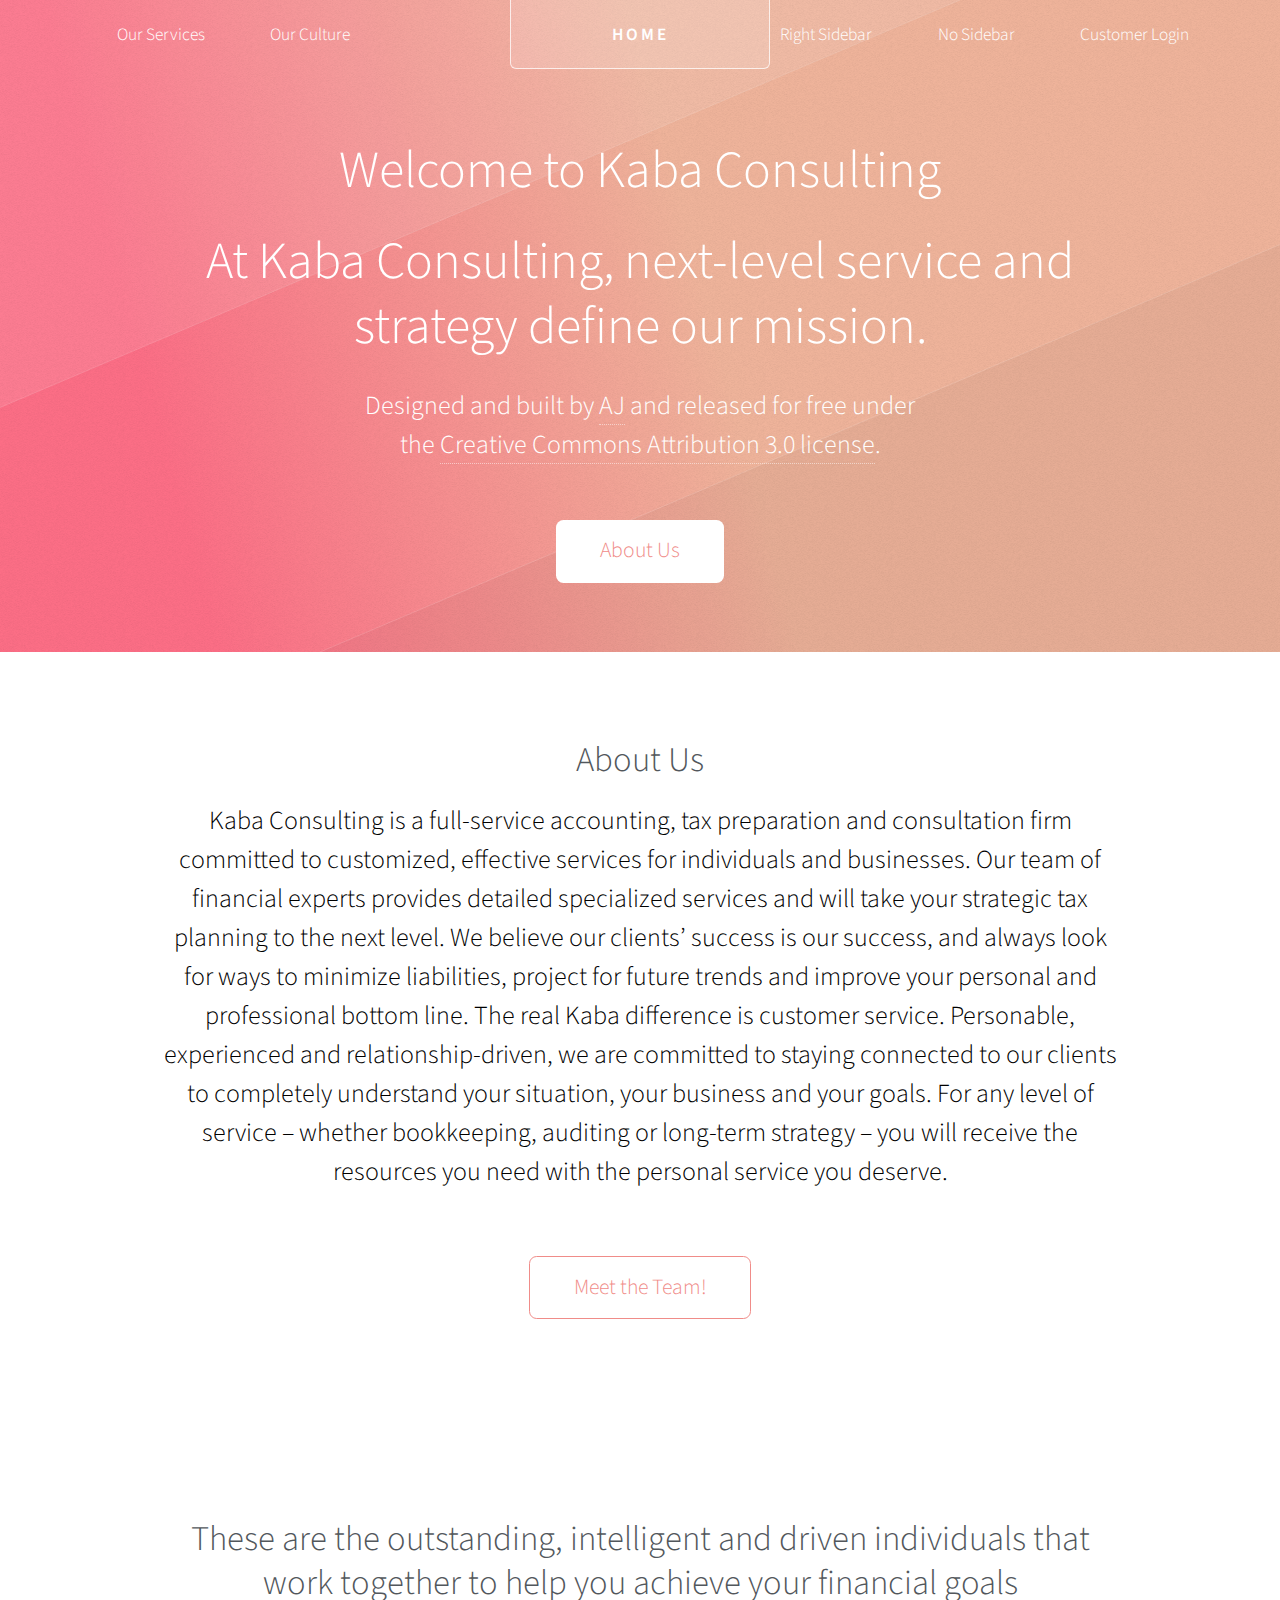
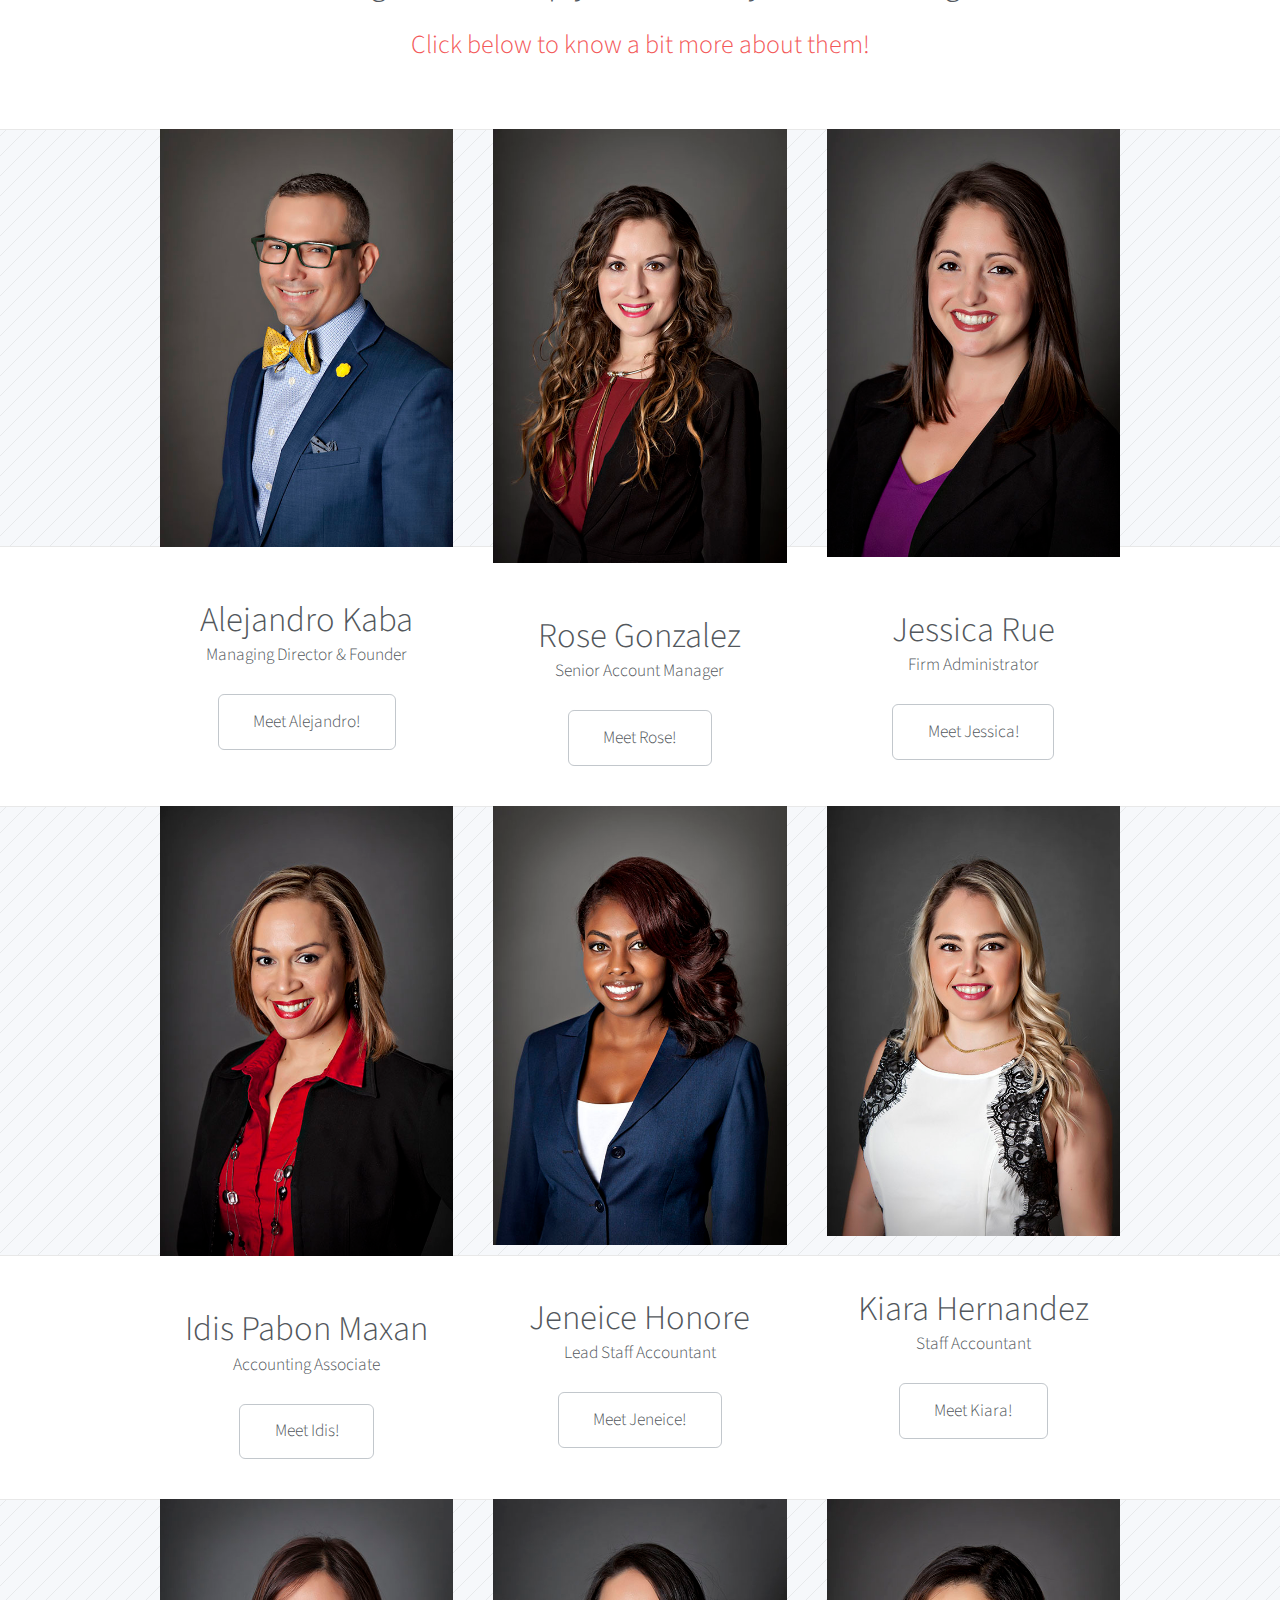
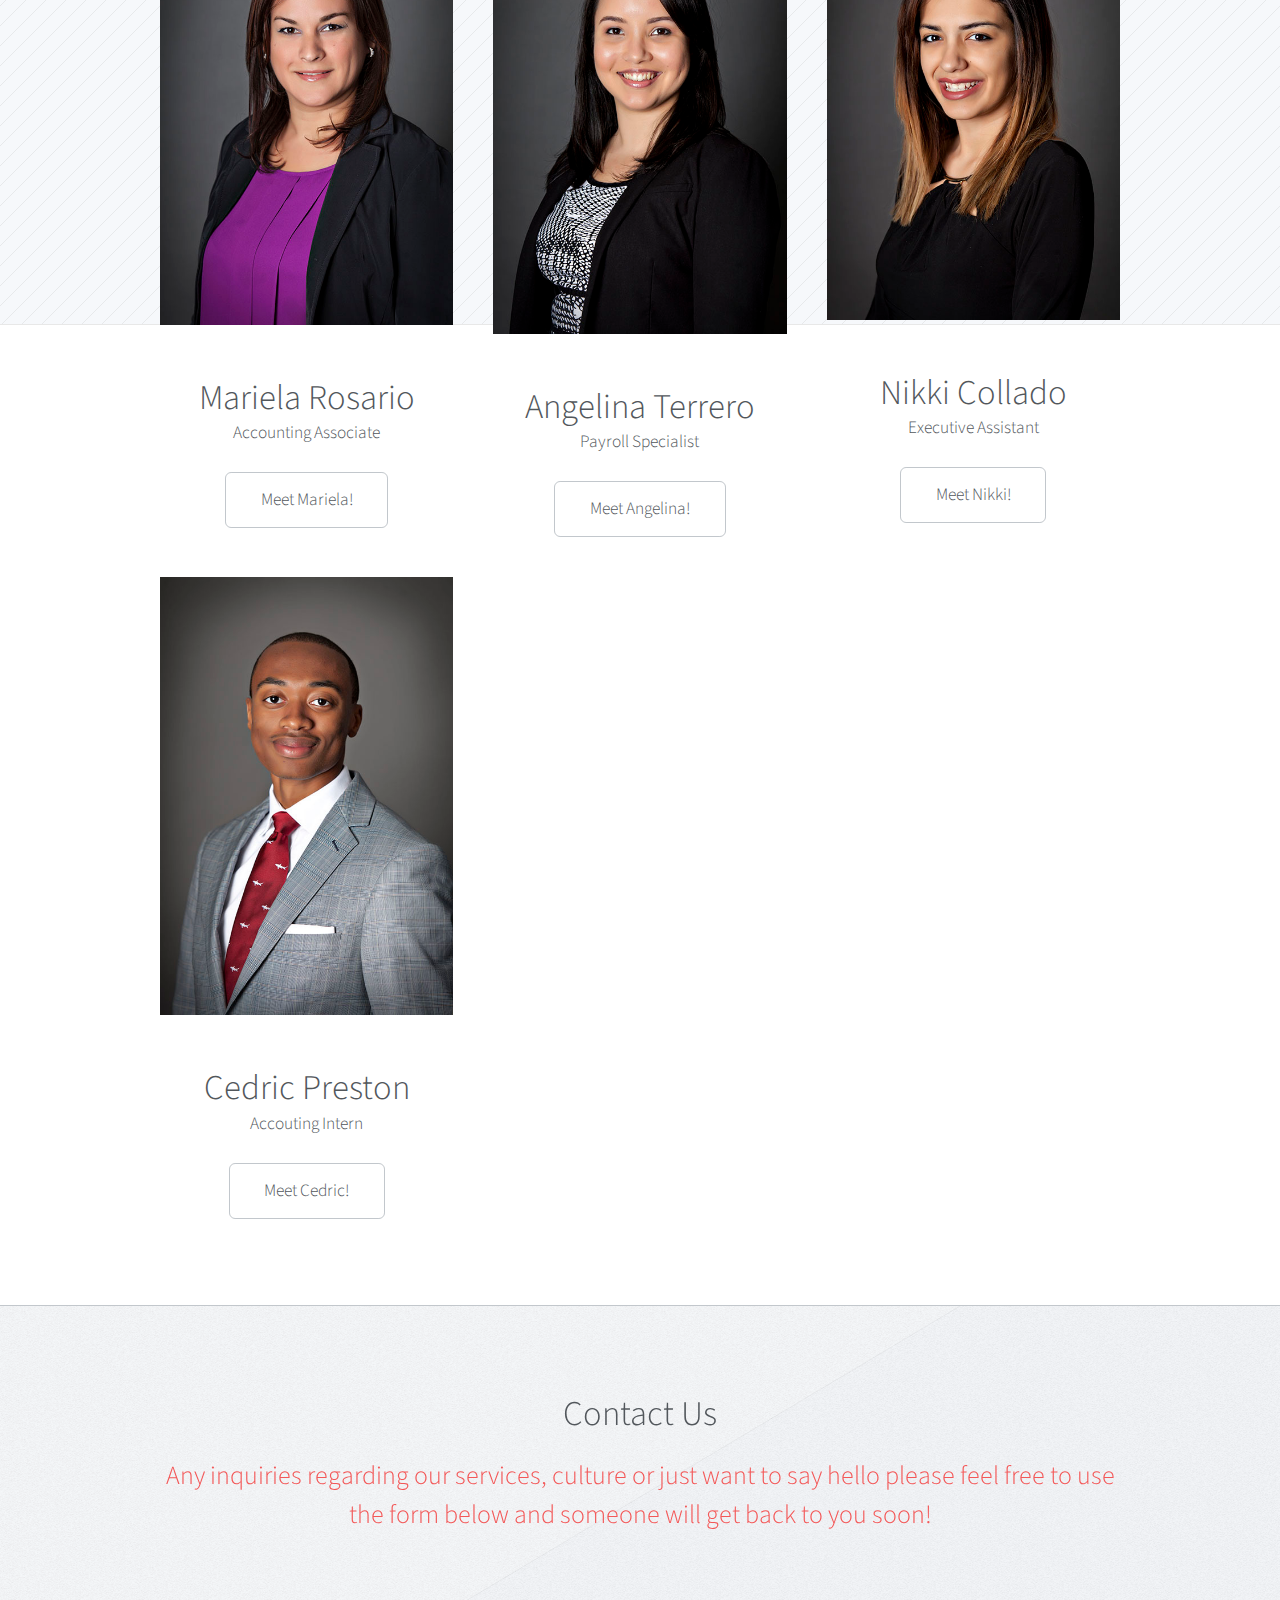
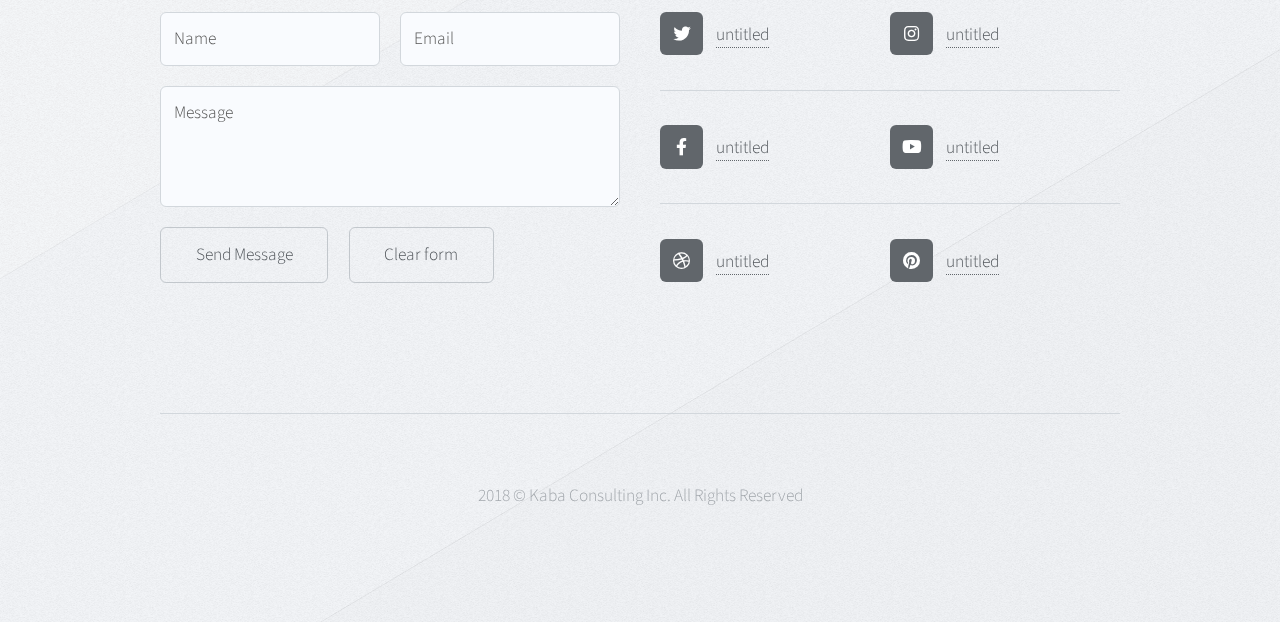
<file: index.html>
<!DOCTYPE HTML>

<html>
	<head>
		<meta charset="utf-8" />
		<meta name="viewport" content="width=device-width, initial-scale=1, user-scalable=no" />
		<link rel="stylesheet" href="assets/css/main.css" />
	</head>
	<body class="homepage is-preload">
		<div id="page-wrapper">

			<!-- Header -->
				<div id="header-wrapper">
					<div id="header" class="container">

						<!-- Logo -->
							<h1 id="logo"><a href="index.html">Home</a></h1>

						<!-- Nav -->
							<nav id="nav">
								<ul>
									<li>
										<a href="#">Our Services</a>
										<ul>
											<li><a href="#">Tax Services</a></li>
											<li><a href="#">Accounting Services</a></li>
											<li><a href="#">Physician Services</a></li>
											<li>
<!-- 												<a href="#">Phasellus consequat</a>
												<ul>
													<li><a href="#">Lorem ipsum dolor</a></li>
													<li><a href="#">Phasellus consequat</a></li>
													<li><a href="#">Magna phasellus</a></li>
													<li><a href="#">Etiam dolore nisl</a></li>
												</ul> -->
											</li>
<!-- 											<li><a href="#">Veroeros feugiat</a></li>
 -->									</ul>
									</li>
									<li><a href="ourCulture.html">Our Culture</a></li>
									<li class="break"><a href="right-sidebar.html">Right Sidebar</a></li>
									<li><a href="no-sidebar.html">No Sidebar</a></li>
									<li><a href="https://secure.netlinksolution.com/nextgen/?firm=442039">Customer Login</a></li>
								</ul>
							</nav>

					</div>

					<!-- Hero -->
						<section id="hero" class="container">
							<header>
								<h2>Welcome to Kaba Consulting</h2>
								<br />
								<h2>At Kaba Consulting, next-level service and strategy define our mission.</h2>
							</header>
							<p>Designed and built by <a href="http://twitter.com/ajlkn">AJ</a> and released for free under
							<br />
							the <a href="http://html5up.net/license">Creative Commons Attribution 3.0 license</a>.</p>
							<ul class="actions">
								<li><a href="#" class="button">About Us</a></li>
							</ul>
						</section>

				</div>

			<!-- Features 1 -->
				<div class="wrapper">
					<div class="container">
						<div class="row">
							<header id="aboutUs">
								<h2>About Us</h2>
								<p>Kaba Consulting is a full-service accounting, tax preparation and consultation firm committed to customized, effective services for individuals and businesses. Our team of financial experts provides detailed specialized services and will take your strategic tax planning to the next level. We believe our clients’ success is our success, and always look for ways to minimize liabilities, project for future trends and improve your personal and professional bottom line. The real Kaba difference is customer service. Personable, experienced and relationship-driven, we are committed to staying connected to our clients to completely understand your situation, your business and your goals. For any level of service – whether bookkeeping, auditing or long-term strategy – you will receive the resources you need with the personal service you deserve.</p>
								<div class="meetingTeam"><a href="#" class="button">Meet the Team!</a><div>
							</header>

							<!-- <section class="col-6 col-12-narrower feature">
								<div class="image-wrapper first">
									<a href="#" class="image featured first"><img src="images/pic01.jpg" alt="" /></a>
								</div>
								<header>
									<h2>Semper magna neque vel<br />
									adipiscing curabitur</h2>
								</header>
								<p>Lorem ipsum dolor sit amet consectetur et sed adipiscing elit. Curabitur vel
								sem sit dolor neque semper magna. Lorem ipsum dolor sit amet consectetur et sed
								adipiscing elit. Curabitur vel sem sit.</p>
								<ul class="actions">
									<li><a href="#" class="button">Elevate my awareness</a></li>
								</ul>
							</section>
							<section class="col-6 col-12-narrower feature">
								<div class="image-wrapper">
									<a href="#" class="image featured"><img src="images/pic02.jpg" alt="" /></a>
								</div>
								<header>
									<h2>Amet lorem ipsum dolor<br />
									sit consequat magna</h2>
								</header>
								<p>Lorem ipsum dolor sit amet consectetur et sed adipiscing elit. Curabitur vel
								sem sit dolor neque semper magna. Lorem ipsum dolor sit amet consectetur et sed
								adipiscing elit. Curabitur vel sem sit.</p>
								<ul class="actions">
									<li><a href="#" class="button">Elevate my awareness</a></li>
								</ul>
							</section> -->
						</div>
					</div>
				</div>

			<!-- Promo -->
<!-- 				<div id="promo-wrapper">
					<section id="promo">
						<h2>Neque semper magna et lorem ipsum adipiscing</h2>
						<a href="#" class="button">Breach the thresholds</a>
					</section>
				</div> -->

			<!-- Features 2 -->
				<div class="wrapper">
					<section class="container">
						<header class="major">
							<h2>These are the outstanding, intelligent and driven individuals that work together to help you achieve your financial goals</h2>
							<p>Click below to know a bit more about them!</p>
						</header>

						<div class="row features">

							<section class="col-4 col-12-narrower feature">
								<div class="image-wrapper first">
									<a href="meetAlejandro.html" class="image featured"><img src="images/Alejandro.jpg" alt="Alejandro Kaba" /></a>
								</div>
								<h2>Alejandro Kaba</h2>
								<p>Managing Director & Founder</p>
								<a href="meetAlejandro.html" class="button">Meet Alejandro!</a>
							</section>

							<section class="col-4 col-12-narrower feature">
								<div class="image-wrapper">
									<a href="#" class="image featured"><img src="images/Rose.jpg" alt="" /></a>
								</div>
								<h2>Rose Gonzalez</h2>
								<p>Senior Account Manager</p>
								<a href="#" class="button">Meet Rose!</a>
							</section>

							<section class="col-4 col-12-narrower feature">
								<div class="image-wrapper">
									<a href="#" class="image featured"><img src="images/Jessica.jpg" alt="" /></a>
								</div>
								<h2>Jessica Rue</h2>
								<p>Firm Administrator</p>
								<a href="#" class="button">Meet Jessica!</a>
							</section>

							<section class="col-4 col-12-narrower feature">
								<div class="image-wrapper first">
									<a href="#" class="image featured"><img src="images/Idis.jpg" alt="" /></a>
								</div>
								<h2>Idis Pabon Maxan</h2>
								<p>Accounting Associate</p>
								<a href="#" class="button">Meet Idis!</a>
							</section>

							<section class="col-4 col-12-narrower feature">
								<div class="image-wrapper">
									<a href="#" class="image featured"><img src="images/Jeneice.jpg" alt="" /></a>
								</div>
								<h2>Jeneice Honore</h2>
								<p>Lead Staff Accountant</p>
								<a href="#" class="button">Meet Jeneice!</a>
							</section>

							<section class="col-4 col-12-narrower feature">
								<div class="image-wrapper">
									<a href="#" class="image featured"><img src="images/Kiara.jpg" alt="" /></a>
								</div>
								<h2>Kiara Hernandez</h2>
								<p>Staff Accountant</p>
								<a href="#" class="button">Meet Kiara!</a>
							</section>

							<section class="col-4 col-12-narrower feature">
								<div class="image-wrapper first">
									<a href="#" class="image featured"><img src="images/Mariela.jpg" alt="" /></a>
								</div>
								<h2>Mariela Rosario</h2>
								<p>Accounting Associate</p>
								<a href="#" class="button">Meet Mariela!</a>
							</section>

							<section class="col-4 col-12-narrower feature">
								<div class="image-wrapper">
									<a href="#" class="image featured"><img src="images/Angelina.jpg" alt="" /></a>
								</div>
								<h2>Angelina Terrero</h2>
								<p>Payroll Specialist</p>
								<a href="#" class="button">Meet Angelina!</a>
							</section>

							<section class="col-4 col-12-narrower feature">
								<div class="image-wrapper">
									<a href="#" class="image featured"><img src="images/Nikki.jpg" alt="" /></a>
								</div>
								<h2>Nikki Collado</h2>
								<p>Executive Assistant</p>
								<a href="#" class="button">Meet Nikki!</a>
							</section>

							<section class="col-4 col-12-narrower feature">
								<div class="image-wrapper">
									<a href="#" class="image featured"><img src="images/Cedric.jpg" alt="" /></a>
								</div>
								<h2>Cedric Preston</h2>
								<p>Accouting Intern</p>
								<a href="#" class="button">Meet Cedric!</a>
							</section>

						</div>
<!-- 

						<ul class="actions major">
							<li><a href="#" class="button">Elevate my awareness</a></li>
						</ul> -->
					</section>
				</div>

			<!-- Footer -->
				<div id="footer-wrapper">
					<div id="footer" class="container">
						<header class="major">
							<h2>Contact Us</h2>
							<p>Any inquiries regarding our services, culture or just want to say hello please feel free to use the form below and someone will get back to you soon!</p>
						</header>
						<div class="row">
							<section class="col-6 col-12-narrower">
								<form method="post" action="#">
									<div class="row gtr-50">
										<div class="col-6 col-12-mobile">
											<input name="name" placeholder="Name" type="text" />
										</div>
										<div class="col-6 col-12-mobile">
											<input name="email" placeholder="Email" type="text" />
										</div>
										<div class="col-12">
											<textarea name="message" placeholder="Message"></textarea>
										</div>
										<div class="col-12">
											<ul class="actions">
												<li><input type="submit" value="Send Message"/></li>
												<li><input type="reset" value="Clear form" /></li>
											</ul>
										</div>
									</div>
								</form>
							</section>
							<section class="col-6 col-12-narrower">
								<div class="row gtr-0">
									<ul class="divided icons col-6 col-12-mobile">
										<li class="icon brands fa-twitter"><a href="#"><span class="extra">twitter.com/</span>untitled</a></li>
										<li class="icon brands fa-facebook-f"><a href="#"><span class="extra">facebook.com/</span>untitled</a></li>
										<li class="icon brands fa-dribbble"><a href="#"><span class="extra">dribbble.com/</span>untitled</a></li>
									</ul>
									<ul class="divided icons col-6 col-12-mobile">
										<li class="icon brands fa-instagram"><a href="#"><span class="extra">instagram.com/</span>untitled</a></li>
										<li class="icon brands fa-youtube"><a href="#"><span class="extra">youtube.com/</span>untitled</a></li>
										<li class="icon brands fa-pinterest"><a href="#"><span class="extra">pinterest.com/</span>untitled</a></li>
									</ul>
								</div>
							</section>
						</div>
					</div>
					 <div id="copyright" class="container">
						<ul class="menu">
						 <li>2018 &copy; Kaba Consulting Inc. All Rights Reserved</li>
						</ul>
					</div>
				</div>

		</div>

		<!-- Scripts -->
			<script src="assets/js/jquery.min.js"></script>
			<script src="assets/js/jquery.dropotron.min.js"></script>
			<script src="assets/js/browser.min.js"></script>
			<script src="assets/js/breakpoints.min.js"></script>
			<script src="assets/js/util.js"></script>
			<script src="assets/js/main.js"></script>

	</body>
</html>
</file>
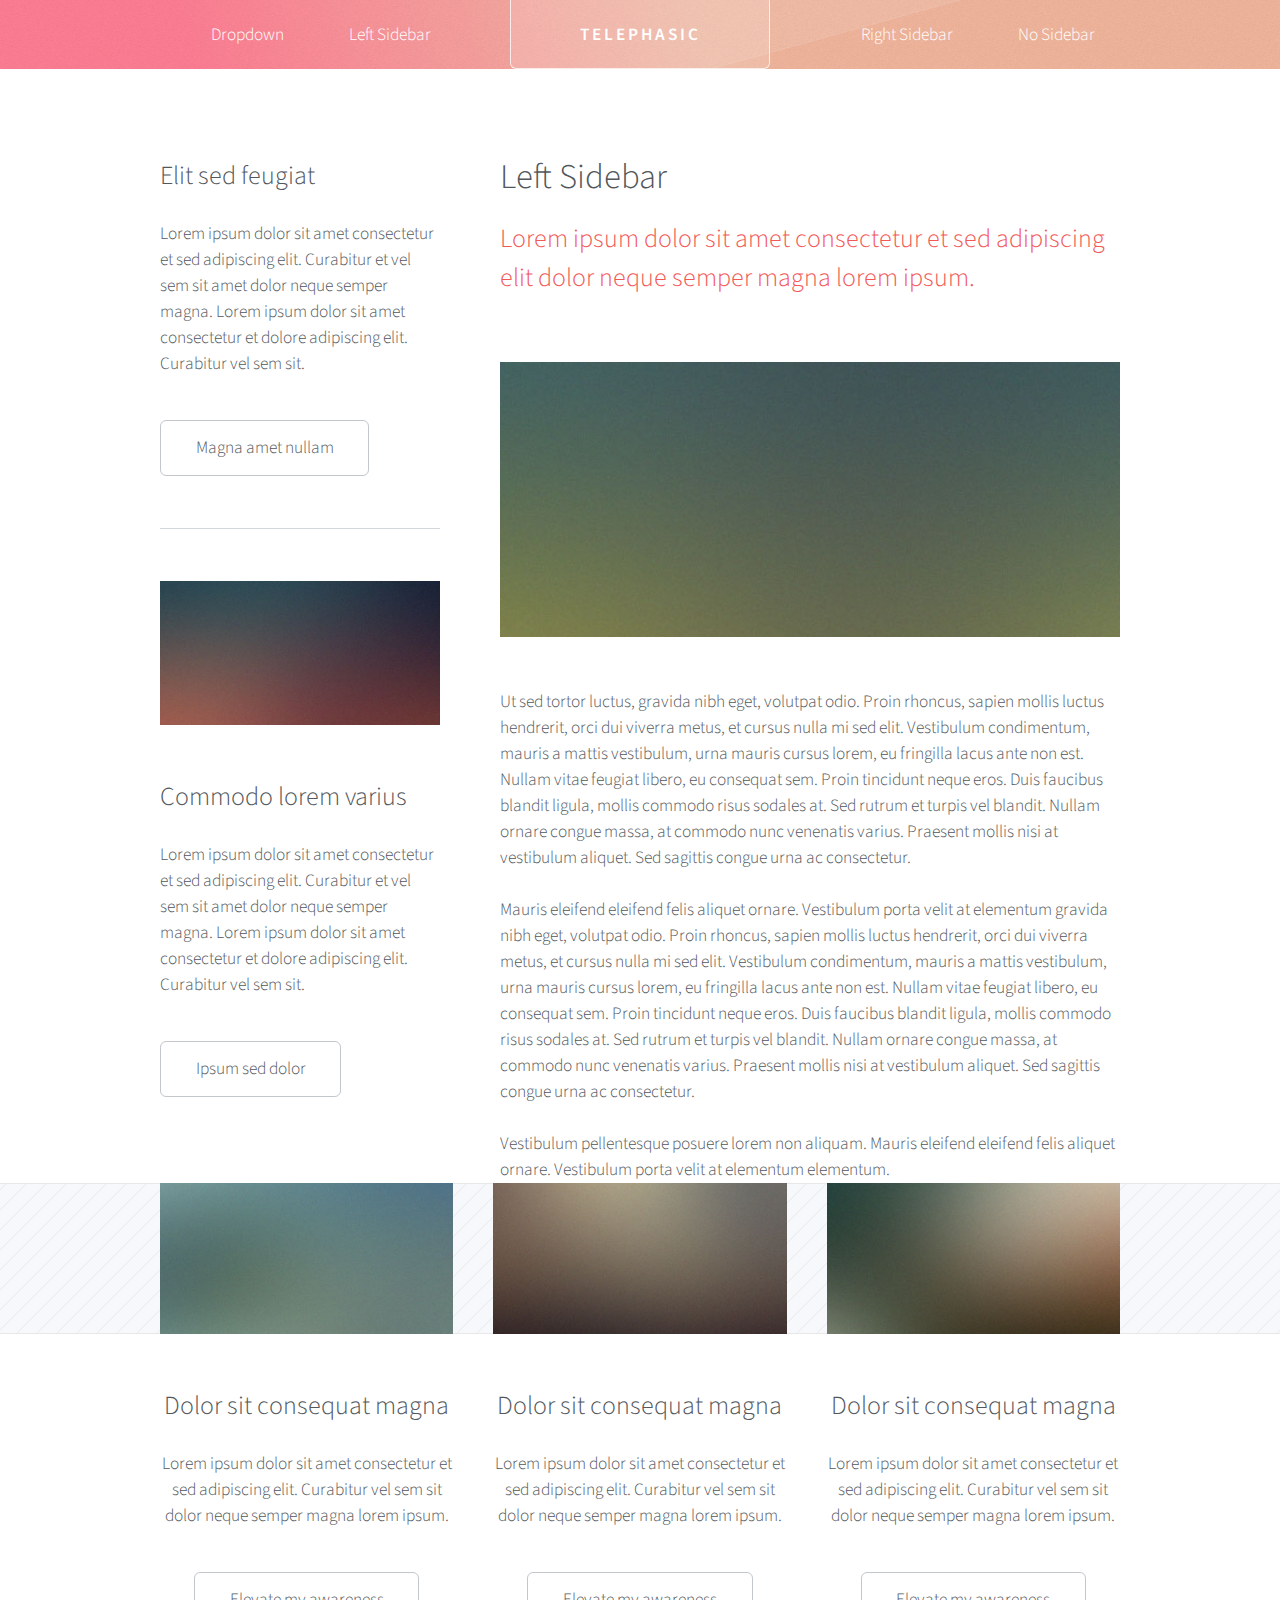
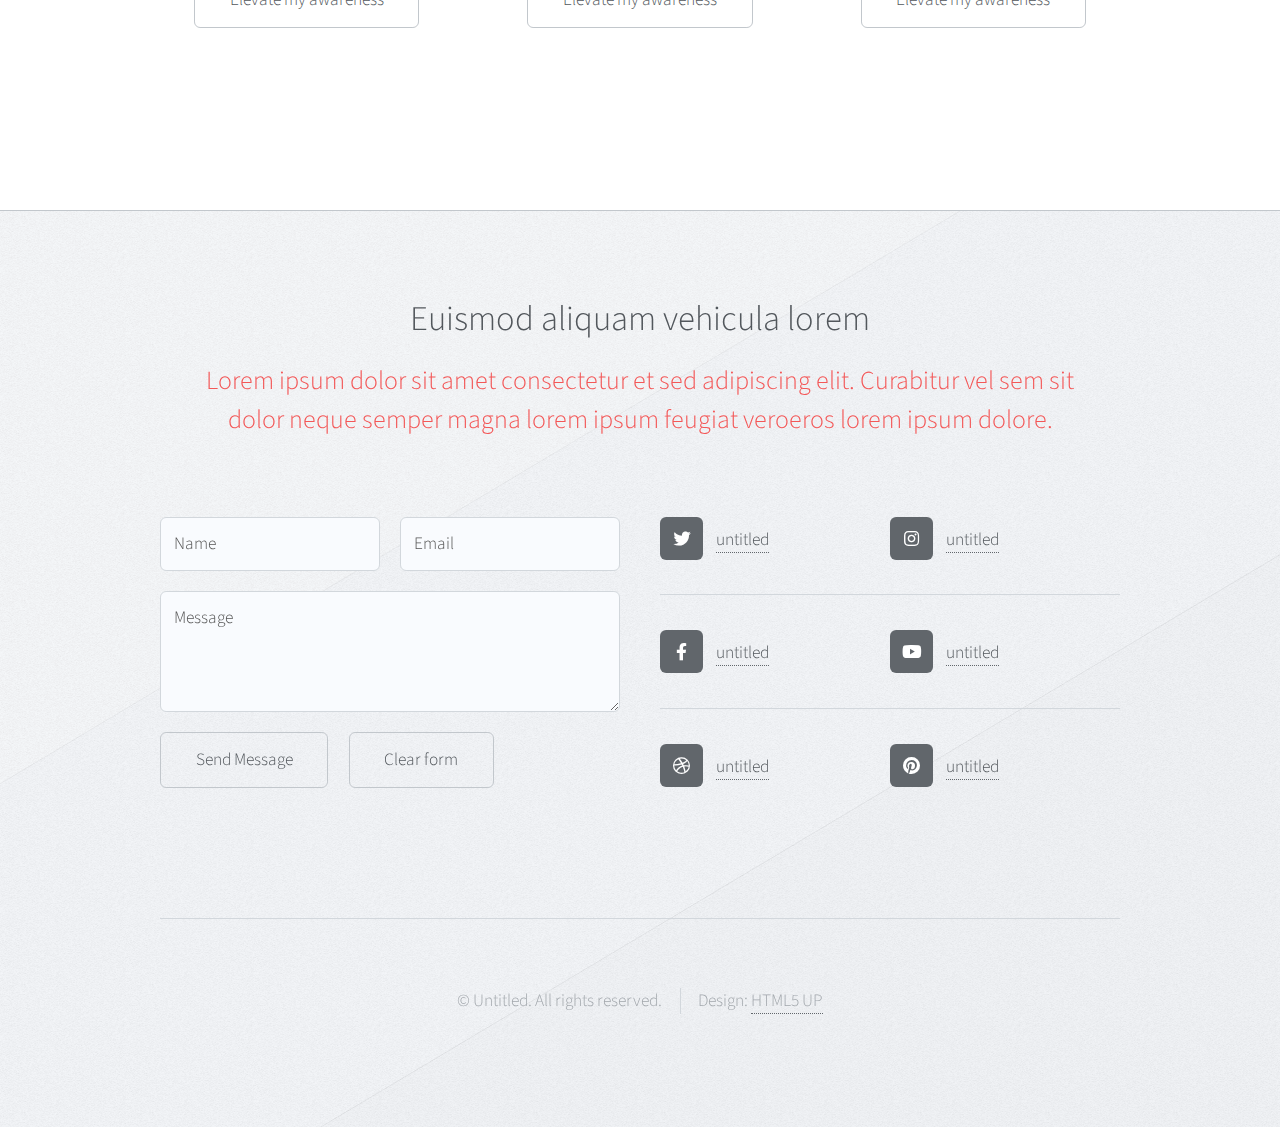
<file: left-sidebar.html>
<!DOCTYPE HTML>
<!--
	Telephasic by HTML5 UP
	html5up.net | @ajlkn
	Free for personal and commercial use under the CCA 3.0 license (html5up.net/license)
-->
<html>
	<head>
		<title>Telephasic by HTML5 UP</title>
		<meta charset="utf-8" />
		<meta name="viewport" content="width=device-width, initial-scale=1, user-scalable=no" />
		<link rel="stylesheet" href="assets/css/main.css" />
	</head>
	<body class="left-sidebar is-preload">
		<div id="page-wrapper">

			<!-- Header -->
				<div id="header-wrapper">
					<div id="header" class="container">

						<!-- Logo -->
							<h1 id="logo"><a href="index.html">Telephasic</a></h1>

						<!-- Nav -->
							<nav id="nav">
								<ul>
									<li>
										<a href="#">Dropdown</a>
										<ul>
											<li><a href="#">Lorem ipsum dolor</a></li>
											<li><a href="#">Magna phasellus</a></li>
											<li><a href="#">Etiam dolore nisl</a></li>
											<li>
												<a href="#">Phasellus consequat</a>
												<ul>
													<li><a href="#">Lorem ipsum dolor</a></li>
													<li><a href="#">Phasellus consequat</a></li>
													<li><a href="#">Magna phasellus</a></li>
													<li><a href="#">Etiam dolore nisl</a></li>
												</ul>
											</li>
											<li><a href="#">Veroeros feugiat</a></li>
										</ul>
									</li>
									<li><a href="left-sidebar.html">Left Sidebar</a></li>
									<li class="break"><a href="right-sidebar.html">Right Sidebar</a></li>
									<li><a href="no-sidebar.html">No Sidebar</a></li>
								</ul>
							</nav>

					</div>
				</div>

			<!-- Main -->
				<div class="wrapper">
					<div class="container" id="main">
						<div class="row gtr-150">
							<div class="col-4 col-12-narrower">

								<!-- Sidebar -->
									<section id="sidebar">
										<section>
											<header>
												<h3>Elit sed feugiat</h3>
											</header>
											<p>Lorem ipsum dolor sit amet consectetur et sed adipiscing elit. Curabitur et vel
											sem sit amet dolor neque semper magna. Lorem ipsum dolor sit amet consectetur et dolore
											adipiscing elit. Curabitur vel sem sit.</p>
											<ul class="actions">
												<li><a href="#" class="button">Magna amet nullam</a></li>
											</ul>
										</section>
										<section>
											<a href="#" class="image featured"><img src="images/pic07.jpg" alt="" /></a>
											<header>
												<h3>Commodo lorem varius</h3>
											</header>
											<p>Lorem ipsum dolor sit amet consectetur et sed adipiscing elit. Curabitur et vel
											sem sit amet dolor neque semper magna. Lorem ipsum dolor sit amet consectetur et dolore
											adipiscing elit. Curabitur vel sem sit.</p>
											<ul class="actions">
												<li><a href="#" class="button">Ipsum sed dolor</a></li>
											</ul>
										</section>
									</section>

							</div>
							<div class="col-8 col-12-narrower imp-narrower">

								<!-- Content -->
									<article id="content">
										<header>
											<h2>Left Sidebar</h2>
											<p>Lorem ipsum dolor sit amet consectetur et sed adipiscing elit
											dolor neque semper magna lorem ipsum.</p>
										</header>
										<a href="#" class="image featured"><img src="images/pic02.jpg" alt="" /></a>
										<p>Ut sed tortor luctus, gravida nibh eget, volutpat odio. Proin rhoncus, sapien
										mollis luctus hendrerit, orci dui viverra metus, et cursus nulla mi sed elit. Vestibulum
										condimentum, mauris a mattis vestibulum, urna mauris cursus lorem, eu fringilla lacus
										ante non est. Nullam vitae feugiat libero, eu consequat sem. Proin tincidunt neque
										eros. Duis faucibus blandit ligula, mollis commodo risus sodales at. Sed rutrum et
										turpis vel blandit. Nullam ornare congue massa, at commodo nunc venenatis varius.
										Praesent mollis nisi at vestibulum aliquet. Sed sagittis congue urna ac consectetur.</p>
										<p>Mauris eleifend eleifend felis aliquet ornare. Vestibulum porta velit at elementum
										gravida nibh eget, volutpat odio. Proin rhoncus, sapien
										mollis luctus hendrerit, orci dui viverra metus, et cursus nulla mi sed elit. Vestibulum
										condimentum, mauris a mattis vestibulum, urna mauris cursus lorem, eu fringilla lacus
										ante non est. Nullam vitae feugiat libero, eu consequat sem. Proin tincidunt neque
										eros. Duis faucibus blandit ligula, mollis commodo risus sodales at. Sed rutrum et
										turpis vel blandit. Nullam ornare congue massa, at commodo nunc venenatis varius.
										Praesent mollis nisi at vestibulum aliquet. Sed sagittis congue urna ac consectetur.</p>
										<p>Vestibulum pellentesque posuere lorem non aliquam. Mauris eleifend eleifend
										felis aliquet ornare. Vestibulum porta velit at elementum elementum.</p>
									</article>

							</div>
						</div>
						<div class="row features">
							<section class="col-4 col-12-narrower feature">
								<div class="image-wrapper first">
									<a href="#" class="image featured"><img src="images/pic03.jpg" alt="" /></a>
								</div>
								<header>
									<h3>Dolor sit consequat magna</h3>
								</header>
								<p>Lorem ipsum dolor sit amet consectetur et sed adipiscing elit. Curabitur
								vel sem sit dolor neque semper magna lorem ipsum.</p>
								<ul class="actions">
									<li><a href="#" class="button">Elevate my awareness</a></li>
								</ul>
							</section>
							<section class="col-4 col-12-narrower feature">
								<div class="image-wrapper">
									<a href="#" class="image featured"><img src="images/pic04.jpg" alt="" /></a>
								</div>
								<header>
									<h3>Dolor sit consequat magna</h3>
								</header>
								<p>Lorem ipsum dolor sit amet consectetur et sed adipiscing elit. Curabitur
								vel sem sit dolor neque semper magna lorem ipsum.</p>
								<ul class="actions">
									<li><a href="#" class="button">Elevate my awareness</a></li>
								</ul>
							</section>
							<section class="col-4 col-12-narrower feature">
								<div class="image-wrapper">
									<a href="#" class="image featured"><img src="images/pic05.jpg" alt="" /></a>
								</div>
								<header>
									<h3>Dolor sit consequat magna</h3>
								</header>
								<p>Lorem ipsum dolor sit amet consectetur et sed adipiscing elit. Curabitur
								vel sem sit dolor neque semper magna lorem ipsum.</p>
								<ul class="actions">
									<li><a href="#" class="button">Elevate my awareness</a></li>
								</ul>
							</section>
						</div>
					</div>
				</div>

			<!-- Footer -->
				<div id="footer-wrapper">
					<div id="footer" class="container">
						<header class="major">
							<h2>Euismod aliquam vehicula lorem</h2>
							<p>Lorem ipsum dolor sit amet consectetur et sed adipiscing elit. Curabitur vel sem sit<br />
							dolor neque semper magna lorem ipsum feugiat veroeros lorem ipsum dolore.</p>
						</header>
						<div class="row">
							<section class="col-6 col-12-narrower">
								<form method="post" action="#">
									<div class="row gtr-50">
										<div class="col-6 col-12-mobile">
											<input name="name" placeholder="Name" type="text" />
										</div>
										<div class="col-6 col-12-mobile">
											<input name="email" placeholder="Email" type="text" />
										</div>
										<div class="col-12">
											<textarea name="message" placeholder="Message"></textarea>
										</div>
										<div class="col-12">
											<ul class="actions">
												<li><input type="submit" value="Send Message" /></li>
												<li><input type="reset" value="Clear form" /></li>
											</ul>
										</div>
									</div>
								</form>
							</section>
							<section class="col-6 col-12-narrower">
								<div class="row gtr-0">
									<ul class="divided icons col-6 col-12-mobile">
										<li class="icon brands fa-twitter"><a href="#"><span class="extra">twitter.com/</span>untitled</a></li>
										<li class="icon brands fa-facebook-f"><a href="#"><span class="extra">facebook.com/</span>untitled</a></li>
										<li class="icon brands fa-dribbble"><a href="#"><span class="extra">dribbble.com/</span>untitled</a></li>
									</ul>
									<ul class="divided icons col-6 col-12-mobile">
										<li class="icon brands fa-instagram"><a href="#"><span class="extra">instagram.com/</span>untitled</a></li>
										<li class="icon brands fa-youtube"><a href="#"><span class="extra">youtube.com/</span>untitled</a></li>
										<li class="icon brands fa-pinterest"><a href="#"><span class="extra">pinterest.com/</span>untitled</a></li>
									</ul>
								</div>
							</section>
						</div>
					</div>
					<div id="copyright" class="container">
						<ul class="menu">
							<li>&copy; Untitled. All rights reserved.</li><li>Design: <a href="http://html5up.net">HTML5 UP</a></li>
						</ul>
					</div>
				</div>

		</div>

		<!-- Scripts -->
			<script src="assets/js/jquery.min.js"></script>
			<script src="assets/js/jquery.dropotron.min.js"></script>
			<script src="assets/js/browser.min.js"></script>
			<script src="assets/js/breakpoints.min.js"></script>
			<script src="assets/js/util.js"></script>
			<script src="assets/js/main.js"></script>

	</body>
</html>
</file>
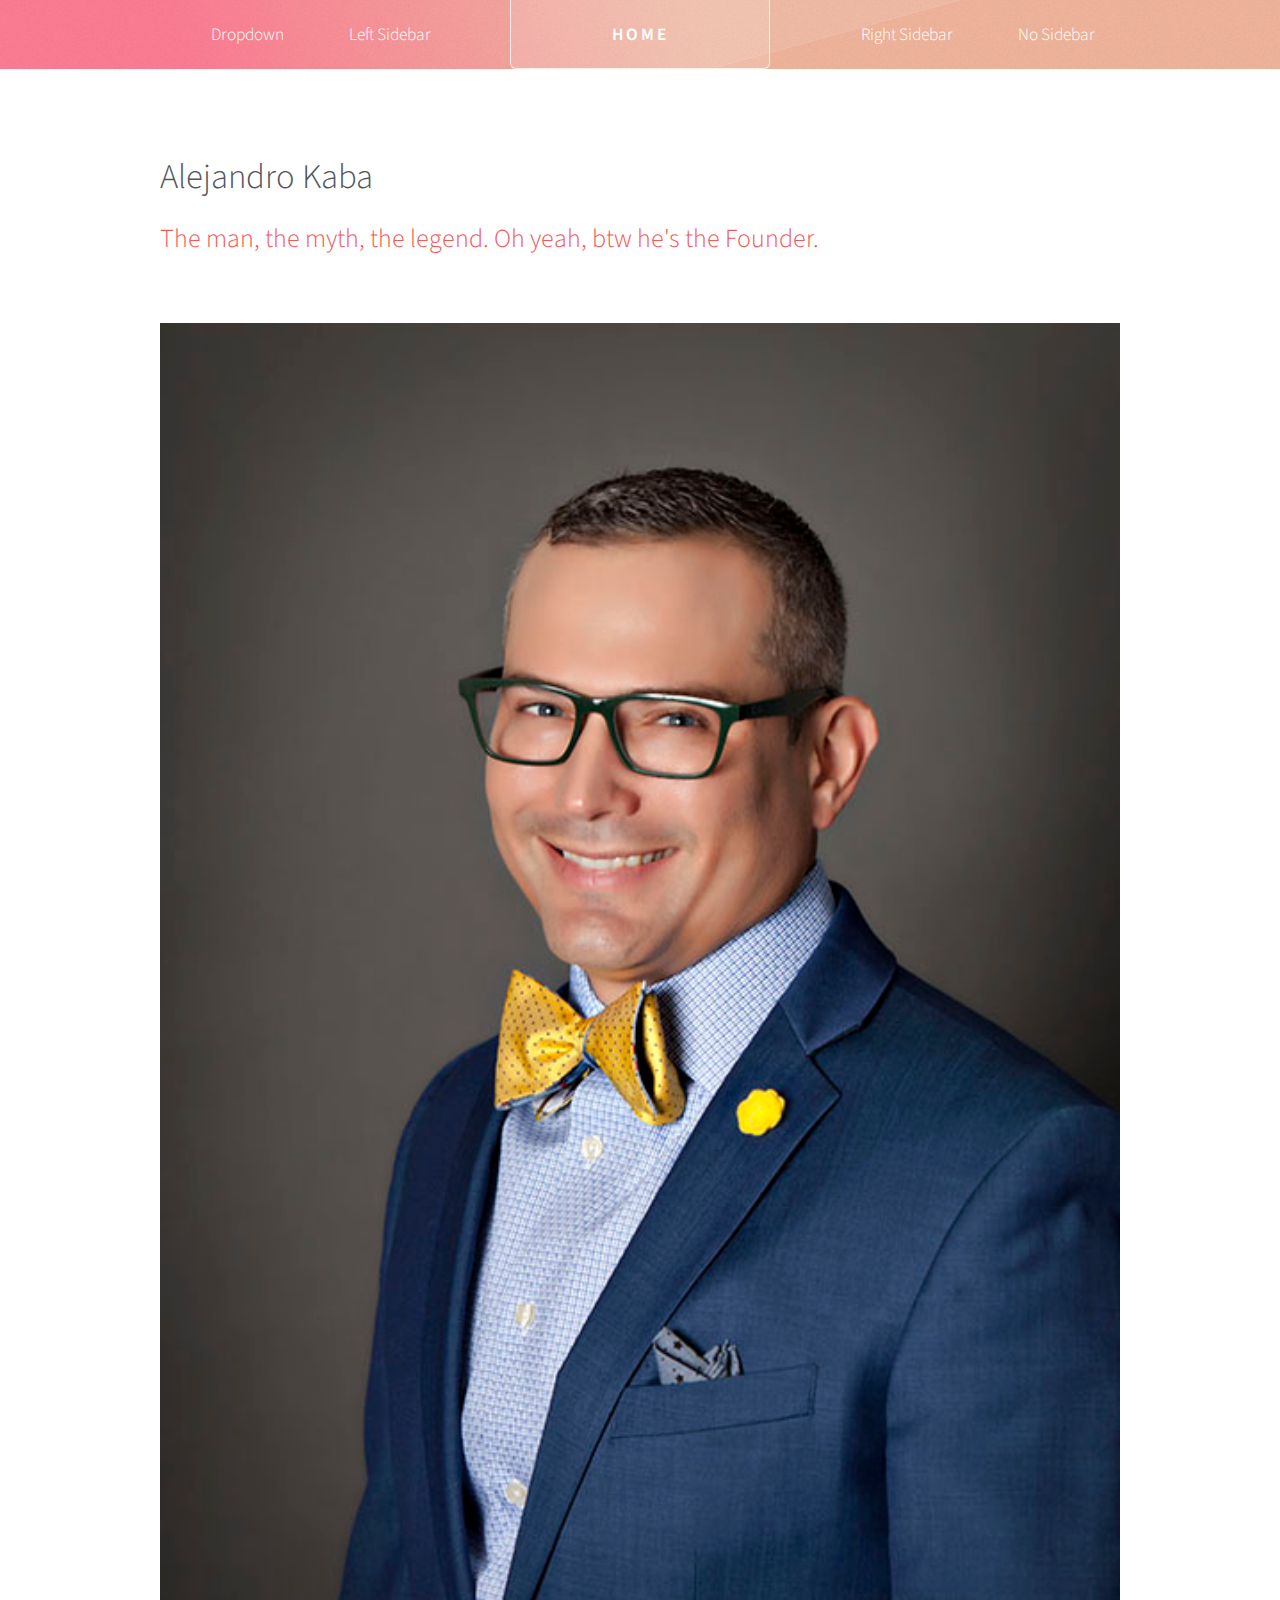
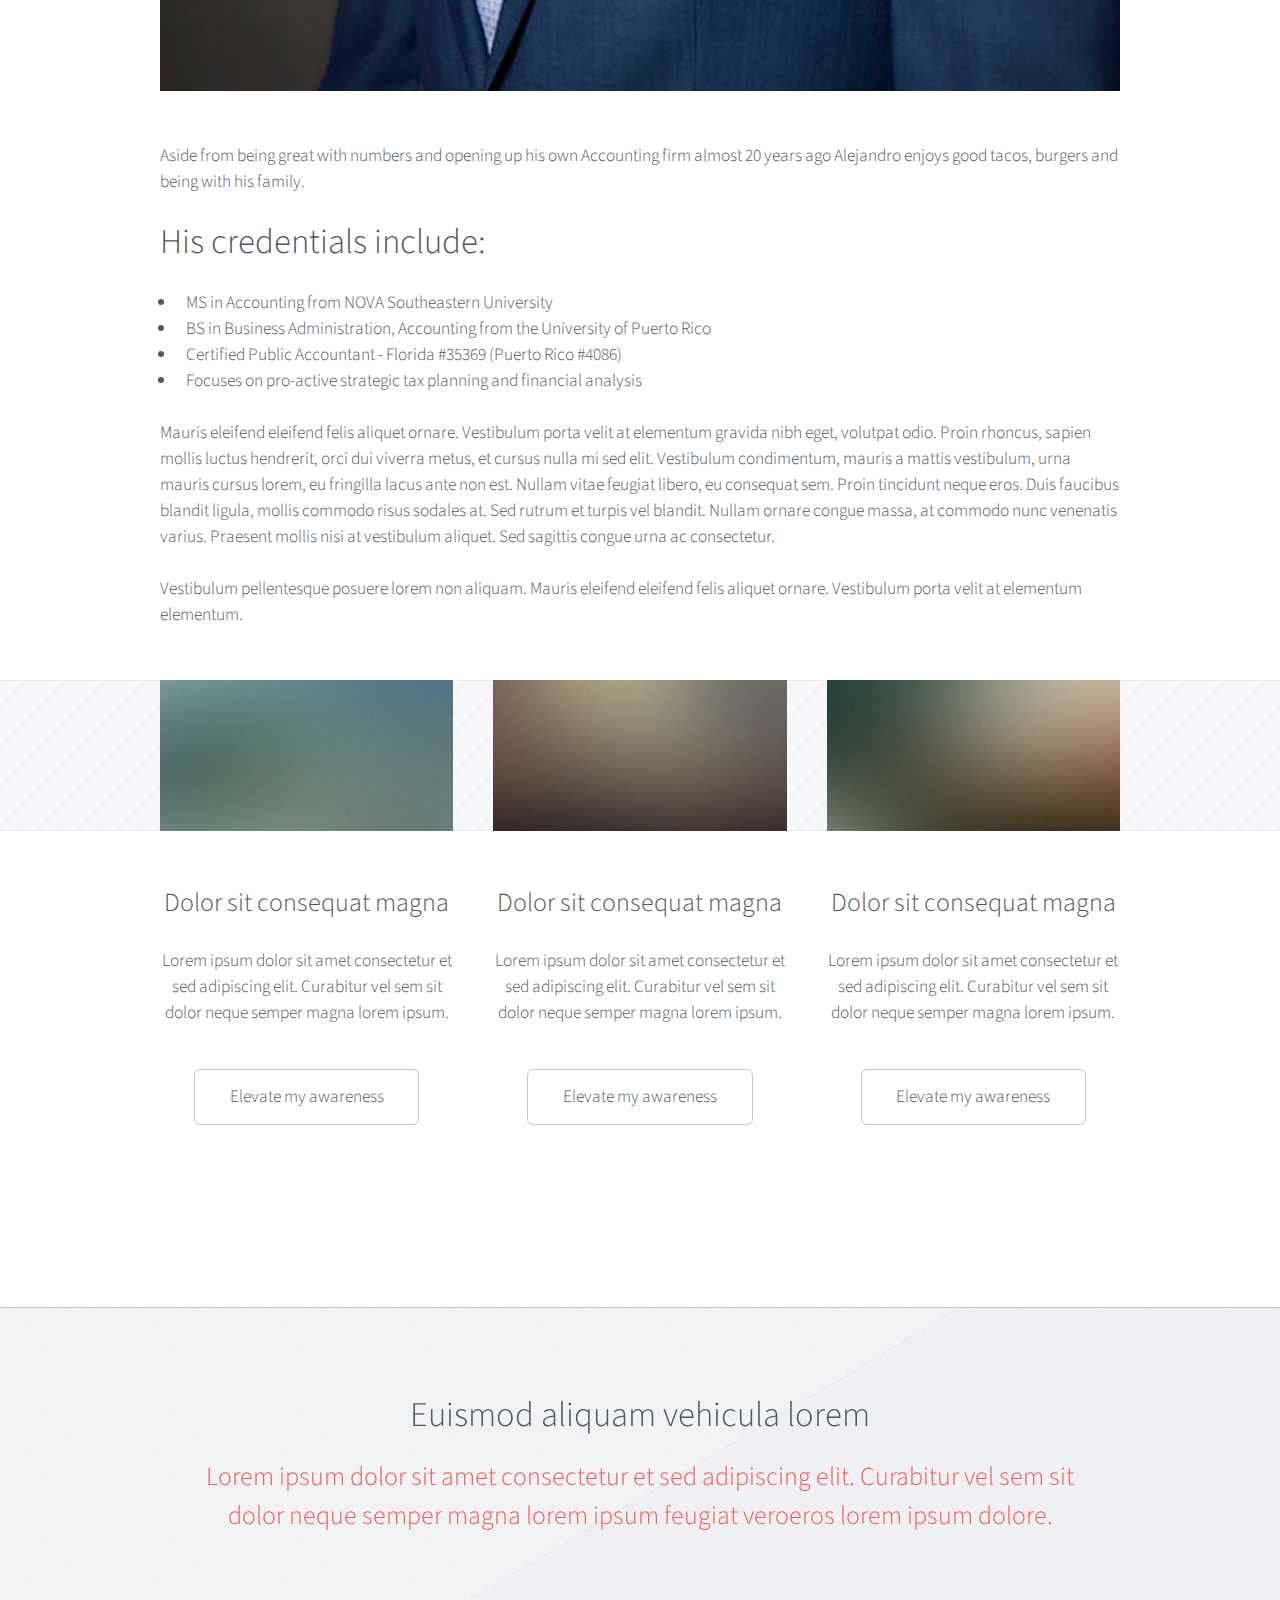
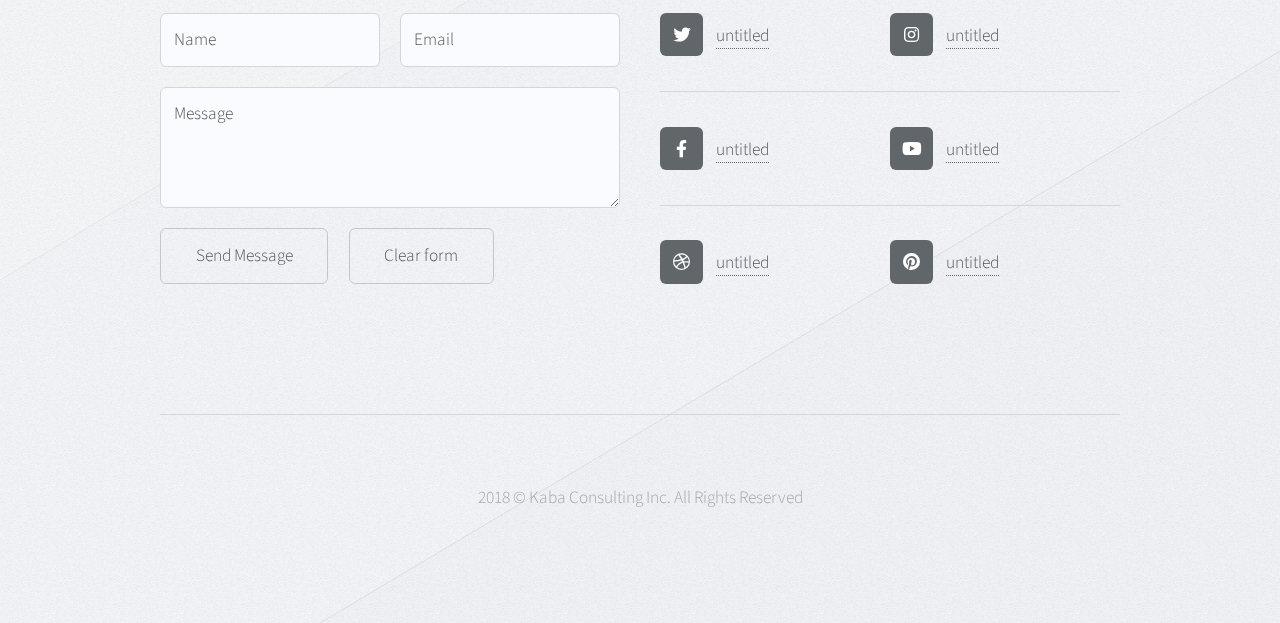
<file: meetAlejandro.html>
<!DOCTYPE HTML>
<!--
	Telephasic by HTML5 UP
	html5up.net | @ajlkn
	Free for personal and commercial use under the CCA 3.0 license (html5up.net/license)
-->
<html>
	<head>
		<title>Telephasic by HTML5 UP</title>
		<meta charset="utf-8" />
		<meta name="viewport" content="width=device-width, initial-scale=1, user-scalable=no" />
		<link rel="stylesheet" href="assets/css/main.css" />
	</head>
	<body class="no-sidebar is-preload">
		<div id="page-wrapper">

			<!-- Header -->
				<div id="header-wrapper">
					<div id="header" class="container">

						<!-- Logo -->
							<h1 id="logo"><a href="index.html">Home</a></h1>

						<!-- Nav -->
							<nav id="nav">
								<ul>
									<li>
										<a href="#">Dropdown</a>
										<ul>
											<li><a href="#">Lorem ipsum dolor</a></li>
											<li><a href="#">Magna phasellus</a></li>
											<li><a href="#">Etiam dolore nisl</a></li>
											<li>
												<a href="#">Phasellus consequat</a>
												<ul>
													<li><a href="#">Lorem ipsum dolor</a></li>
													<li><a href="#">Phasellus consequat</a></li>
													<li><a href="#">Magna phasellus</a></li>
													<li><a href="#">Etiam dolore nisl</a></li>
												</ul>
											</li>
											<li><a href="#">Veroeros feugiat</a></li>
										</ul>
									</li>
									<li><a href="left-sidebar.html">Left Sidebar</a></li>
									<li class="break"><a href="right-sidebar.html">Right Sidebar</a></li>
									<li><a href="no-sidebar.html">No Sidebar</a></li>
								</ul>
							</nav>

					</div>
				</div>

			<!-- Main -->
				<div class="wrapper">
					<div class="container" id="main">

						<!-- Content -->
							<article id="content">
								<header>
									<h2>Alejandro Kaba</h2>
									<p>The man, the myth, the legend. Oh yeah, btw he's the Founder.</p>
								</header>
								<a href="#" class="image featured"><img src="images/Alejandro.jpg" alt="" /></a>
								<p>Aside from being great with numbers and opening up his own Accounting firm almost 20 years ago Alejandro enjoys good tacos, burgers and being with his family.</p>
								<h2>His credentials include:</h2>
								<br />
								<ul>
									<li>MS in Accounting from NOVA Southeastern University</li>
									<li>BS in Business Administration, Accounting from the University of Puerto Rico</li>
									<li>Certified Public Accountant - Florida #35369 (Puerto Rico #4086)</li>
									<li>Focuses on pro-active strategic tax planning and financial analysis</li>
								</ul>
								<p>Mauris eleifend eleifend felis aliquet ornare. Vestibulum porta velit at elementum
								gravida nibh eget, volutpat odio. Proin rhoncus, sapien
								mollis luctus hendrerit, orci dui viverra metus, et cursus nulla mi sed elit. Vestibulum
								condimentum, mauris a mattis vestibulum, urna mauris cursus lorem, eu fringilla lacus
								ante non est. Nullam vitae feugiat libero, eu consequat sem. Proin tincidunt neque
								eros. Duis faucibus blandit ligula, mollis commodo risus sodales at. Sed rutrum et
								turpis vel blandit. Nullam ornare congue massa, at commodo nunc venenatis varius.
								Praesent mollis nisi at vestibulum aliquet. Sed sagittis congue urna ac consectetur.</p>
								<p>Vestibulum pellentesque posuere lorem non aliquam. Mauris eleifend eleifend
								felis aliquet ornare. Vestibulum porta velit at elementum elementum.</p>
							</article>

						<div class="row features">
							<section class="col-4 col-12-narrower feature">
								<div class="image-wrapper first">
									<a href="#" class="image featured"><img src="images/pic03.jpg" alt="" /></a>
								</div>
								<header>
									<h3>Dolor sit consequat magna</h3>
								</header>
								<p>Lorem ipsum dolor sit amet consectetur et sed adipiscing elit. Curabitur
								vel sem sit dolor neque semper magna lorem ipsum.</p>
								<ul class="actions">
									<li><a href="#" class="button">Elevate my awareness</a></li>
								</ul>
							</section>
							<section class="col-4 col-12-narrower feature">
								<div class="image-wrapper">
									<a href="#" class="image featured"><img src="images/pic04.jpg" alt="" /></a>
								</div>
								<header>
									<h3>Dolor sit consequat magna</h3>
								</header>
								<p>Lorem ipsum dolor sit amet consectetur et sed adipiscing elit. Curabitur
								vel sem sit dolor neque semper magna lorem ipsum.</p>
								<ul class="actions">
									<li><a href="#" class="button">Elevate my awareness</a></li>
								</ul>
							</section>
							<section class="col-4 col-12-narrower feature">
								<div class="image-wrapper">
									<a href="#" class="image featured"><img src="images/pic05.jpg" alt="" /></a>
								</div>
								<header>
									<h3>Dolor sit consequat magna</h3>
								</header>
								<p>Lorem ipsum dolor sit amet consectetur et sed adipiscing elit. Curabitur
								vel sem sit dolor neque semper magna lorem ipsum.</p>
								<ul class="actions">
									<li><a href="#" class="button">Elevate my awareness</a></li>
								</ul>
							</section>
						</div>
					</div>
				</div>

			<!-- Footer -->
				<div id="footer-wrapper">
					<div id="footer" class="container">
						<header class="major">
							<h2>Euismod aliquam vehicula lorem</h2>
							<p>Lorem ipsum dolor sit amet consectetur et sed adipiscing elit. Curabitur vel sem sit<br />
							dolor neque semper magna lorem ipsum feugiat veroeros lorem ipsum dolore.</p>
						</header>
						<div class="row">
							<section class="col-6 col-12-narrower">
								<form method="post" action="#">
									<div class="row gtr-50">
										<div class="col-6 col-12-mobile">
											<input name="name" placeholder="Name" type="text" />
										</div>
										<div class="col-6 col-12-mobile">
											<input name="email" placeholder="Email" type="text" />
										</div>
										<div class="col-12">
											<textarea name="message" placeholder="Message"></textarea>
										</div>
										<div class="col-12">
											<ul class="actions">
												<li><input type="submit" value="Send Message" /></li>
												<li><input type="reset" value="Clear form" /></li>
											</ul>
										</div>
									</div>
								</form>
							</section>
							<section class="col-6 col-12-narrower">
								<div class="row gtr-0">
									<ul class="divided icons col-6 col-12-mobile">
										<li class="icon brands fa-twitter"><a href="#"><span class="extra">twitter.com/</span>untitled</a></li>
										<li class="icon brands fa-facebook-f"><a href="#"><span class="extra">facebook.com/</span>untitled</a></li>
										<li class="icon brands fa-dribbble"><a href="#"><span class="extra">dribbble.com/</span>untitled</a></li>
									</ul>
									<ul class="divided icons col-6 col-12-mobile">
										<li class="icon brands fa-instagram"><a href="#"><span class="extra">instagram.com/</span>untitled</a></li>
										<li class="icon brands fa-youtube"><a href="#"><span class="extra">youtube.com/</span>untitled</a></li>
										<li class="icon brands fa-pinterest"><a href="#"><span class="extra">pinterest.com/</span>untitled</a></li>
									</ul>
								</div>
							</section>
						</div>
					</div>
 					 <div id="copyright" class="container">
						<ul class="menu">
						 <li>2018 &copy; Kaba Consulting Inc. All Rights Reserved</li>
						</ul>
					</div>
				</div>

		</div>

		<!-- Scripts -->
			<script src="assets/js/jquery.min.js"></script>
			<script src="assets/js/jquery.dropotron.min.js"></script>
			<script src="assets/js/browser.min.js"></script>
			<script src="assets/js/breakpoints.min.js"></script>
			<script src="assets/js/util.js"></script>
			<script src="assets/js/main.js"></script>

	</body>
</html>
</file>
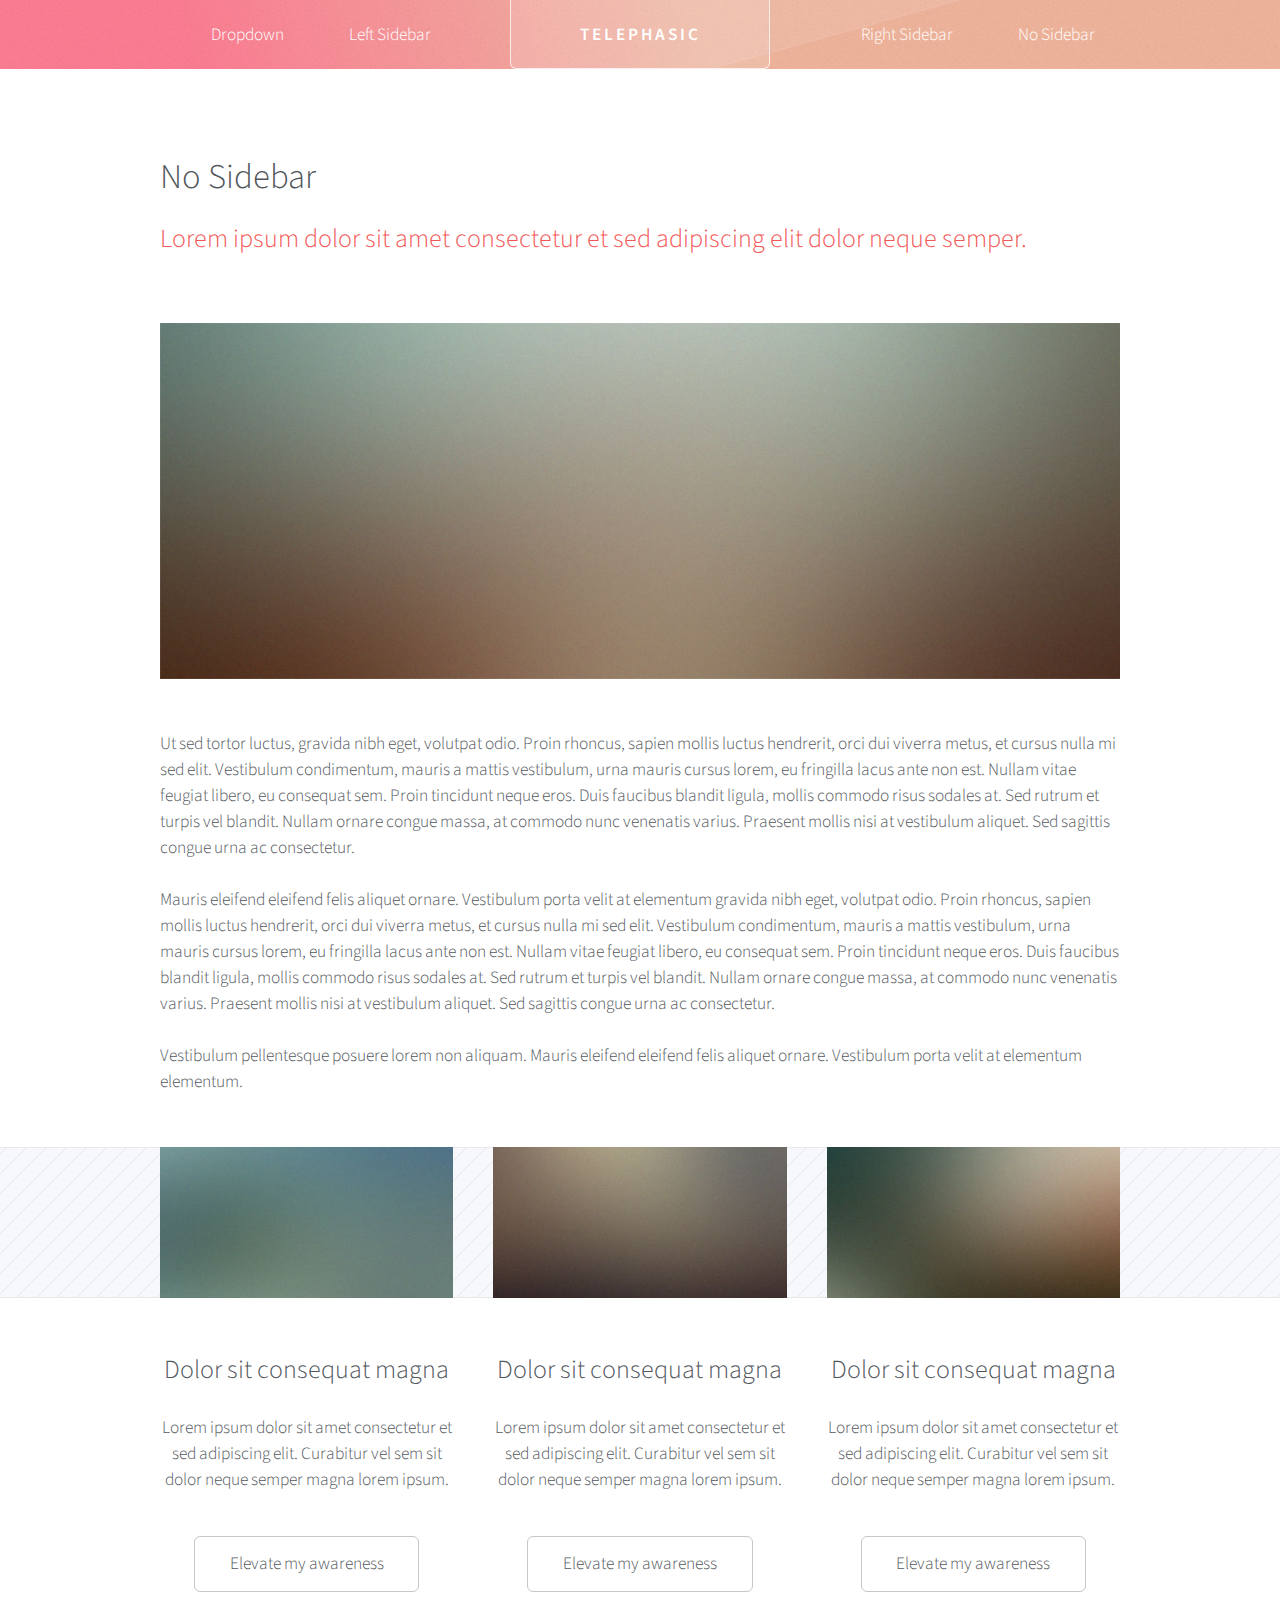
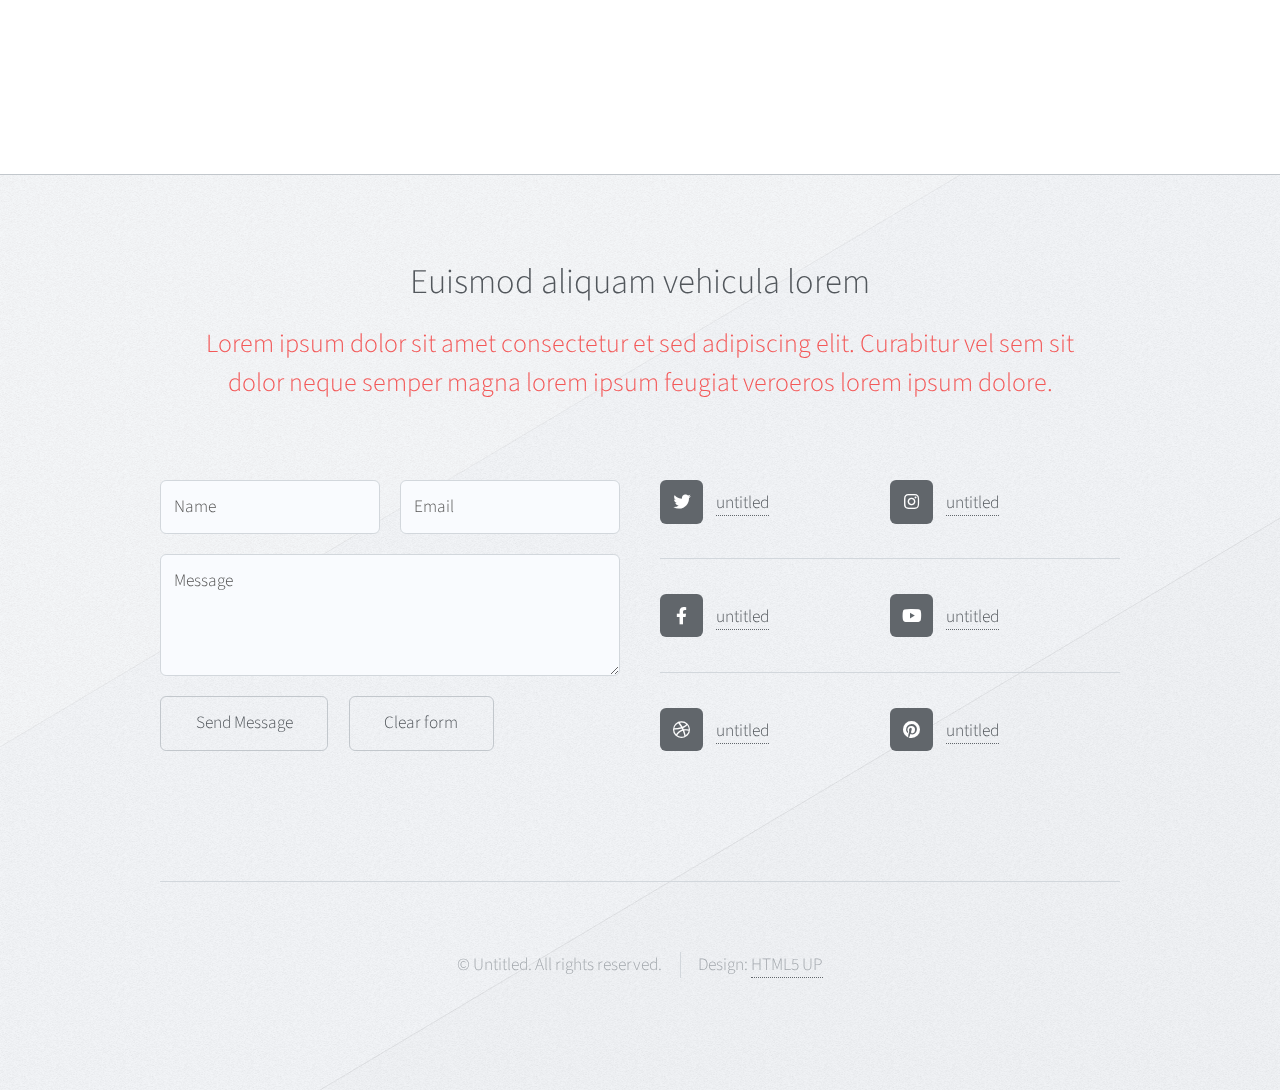
<file: no-sidebar.html>
<!DOCTYPE HTML>
<!--
	Telephasic by HTML5 UP
	html5up.net | @ajlkn
	Free for personal and commercial use under the CCA 3.0 license (html5up.net/license)
-->
<html>
	<head>
		<title>Telephasic by HTML5 UP</title>
		<meta charset="utf-8" />
		<meta name="viewport" content="width=device-width, initial-scale=1, user-scalable=no" />
		<link rel="stylesheet" href="assets/css/main.css" />
	</head>
	<body class="no-sidebar is-preload">
		<div id="page-wrapper">

			<!-- Header -->
				<div id="header-wrapper">
					<div id="header" class="container">

						<!-- Logo -->
							<h1 id="logo"><a href="index.html">Telephasic</a></h1>

						<!-- Nav -->
							<nav id="nav">
								<ul>
									<li>
										<a href="#">Dropdown</a>
										<ul>
											<li><a href="#">Lorem ipsum dolor</a></li>
											<li><a href="#">Magna phasellus</a></li>
											<li><a href="#">Etiam dolore nisl</a></li>
											<li>
												<a href="#">Phasellus consequat</a>
												<ul>
													<li><a href="#">Lorem ipsum dolor</a></li>
													<li><a href="#">Phasellus consequat</a></li>
													<li><a href="#">Magna phasellus</a></li>
													<li><a href="#">Etiam dolore nisl</a></li>
												</ul>
											</li>
											<li><a href="#">Veroeros feugiat</a></li>
										</ul>
									</li>
									<li><a href="left-sidebar.html">Left Sidebar</a></li>
									<li class="break"><a href="right-sidebar.html">Right Sidebar</a></li>
									<li><a href="no-sidebar.html">No Sidebar</a></li>
								</ul>
							</nav>

					</div>
				</div>

			<!-- Main -->
				<div class="wrapper">
					<div class="container" id="main">

						<!-- Content -->
							<article id="content">
								<header>
									<h2>No Sidebar</h2>
									<p>Lorem ipsum dolor sit amet consectetur et sed adipiscing elit
									dolor neque semper.</p>
								</header>
								<a href="#" class="image featured"><img src="images/pic06.jpg" alt="" /></a>
								<p>Ut sed tortor luctus, gravida nibh eget, volutpat odio. Proin rhoncus, sapien
								mollis luctus hendrerit, orci dui viverra metus, et cursus nulla mi sed elit. Vestibulum
								condimentum, mauris a mattis vestibulum, urna mauris cursus lorem, eu fringilla lacus
								ante non est. Nullam vitae feugiat libero, eu consequat sem. Proin tincidunt neque
								eros. Duis faucibus blandit ligula, mollis commodo risus sodales at. Sed rutrum et
								turpis vel blandit. Nullam ornare congue massa, at commodo nunc venenatis varius.
								Praesent mollis nisi at vestibulum aliquet. Sed sagittis congue urna ac consectetur.</p>
								<p>Mauris eleifend eleifend felis aliquet ornare. Vestibulum porta velit at elementum
								gravida nibh eget, volutpat odio. Proin rhoncus, sapien
								mollis luctus hendrerit, orci dui viverra metus, et cursus nulla mi sed elit. Vestibulum
								condimentum, mauris a mattis vestibulum, urna mauris cursus lorem, eu fringilla lacus
								ante non est. Nullam vitae feugiat libero, eu consequat sem. Proin tincidunt neque
								eros. Duis faucibus blandit ligula, mollis commodo risus sodales at. Sed rutrum et
								turpis vel blandit. Nullam ornare congue massa, at commodo nunc venenatis varius.
								Praesent mollis nisi at vestibulum aliquet. Sed sagittis congue urna ac consectetur.</p>
								<p>Vestibulum pellentesque posuere lorem non aliquam. Mauris eleifend eleifend
								felis aliquet ornare. Vestibulum porta velit at elementum elementum.</p>
							</article>

						<div class="row features">
							<section class="col-4 col-12-narrower feature">
								<div class="image-wrapper first">
									<a href="#" class="image featured"><img src="images/pic03.jpg" alt="" /></a>
								</div>
								<header>
									<h3>Dolor sit consequat magna</h3>
								</header>
								<p>Lorem ipsum dolor sit amet consectetur et sed adipiscing elit. Curabitur
								vel sem sit dolor neque semper magna lorem ipsum.</p>
								<ul class="actions">
									<li><a href="#" class="button">Elevate my awareness</a></li>
								</ul>
							</section>
							<section class="col-4 col-12-narrower feature">
								<div class="image-wrapper">
									<a href="#" class="image featured"><img src="images/pic04.jpg" alt="" /></a>
								</div>
								<header>
									<h3>Dolor sit consequat magna</h3>
								</header>
								<p>Lorem ipsum dolor sit amet consectetur et sed adipiscing elit. Curabitur
								vel sem sit dolor neque semper magna lorem ipsum.</p>
								<ul class="actions">
									<li><a href="#" class="button">Elevate my awareness</a></li>
								</ul>
							</section>
							<section class="col-4 col-12-narrower feature">
								<div class="image-wrapper">
									<a href="#" class="image featured"><img src="images/pic05.jpg" alt="" /></a>
								</div>
								<header>
									<h3>Dolor sit consequat magna</h3>
								</header>
								<p>Lorem ipsum dolor sit amet consectetur et sed adipiscing elit. Curabitur
								vel sem sit dolor neque semper magna lorem ipsum.</p>
								<ul class="actions">
									<li><a href="#" class="button">Elevate my awareness</a></li>
								</ul>
							</section>
						</div>
					</div>
				</div>

			<!-- Footer -->
				<div id="footer-wrapper">
					<div id="footer" class="container">
						<header class="major">
							<h2>Euismod aliquam vehicula lorem</h2>
							<p>Lorem ipsum dolor sit amet consectetur et sed adipiscing elit. Curabitur vel sem sit<br />
							dolor neque semper magna lorem ipsum feugiat veroeros lorem ipsum dolore.</p>
						</header>
						<div class="row">
							<section class="col-6 col-12-narrower">
								<form method="post" action="#">
									<div class="row gtr-50">
										<div class="col-6 col-12-mobile">
											<input name="name" placeholder="Name" type="text" />
										</div>
										<div class="col-6 col-12-mobile">
											<input name="email" placeholder="Email" type="text" />
										</div>
										<div class="col-12">
											<textarea name="message" placeholder="Message"></textarea>
										</div>
										<div class="col-12">
											<ul class="actions">
												<li><input type="submit" value="Send Message" /></li>
												<li><input type="reset" value="Clear form" /></li>
											</ul>
										</div>
									</div>
								</form>
							</section>
							<section class="col-6 col-12-narrower">
								<div class="row gtr-0">
									<ul class="divided icons col-6 col-12-mobile">
										<li class="icon brands fa-twitter"><a href="#"><span class="extra">twitter.com/</span>untitled</a></li>
										<li class="icon brands fa-facebook-f"><a href="#"><span class="extra">facebook.com/</span>untitled</a></li>
										<li class="icon brands fa-dribbble"><a href="#"><span class="extra">dribbble.com/</span>untitled</a></li>
									</ul>
									<ul class="divided icons col-6 col-12-mobile">
										<li class="icon brands fa-instagram"><a href="#"><span class="extra">instagram.com/</span>untitled</a></li>
										<li class="icon brands fa-youtube"><a href="#"><span class="extra">youtube.com/</span>untitled</a></li>
										<li class="icon brands fa-pinterest"><a href="#"><span class="extra">pinterest.com/</span>untitled</a></li>
									</ul>
								</div>
							</section>
						</div>
					</div>
					<div id="copyright" class="container">
						<ul class="menu">
							<li>&copy; Untitled. All rights reserved.</li><li>Design: <a href="http://html5up.net">HTML5 UP</a></li>
						</ul>
					</div>
				</div>

		</div>

		<!-- Scripts -->
			<script src="assets/js/jquery.min.js"></script>
			<script src="assets/js/jquery.dropotron.min.js"></script>
			<script src="assets/js/browser.min.js"></script>
			<script src="assets/js/breakpoints.min.js"></script>
			<script src="assets/js/util.js"></script>
			<script src="assets/js/main.js"></script>

	</body>
</html>
</file>
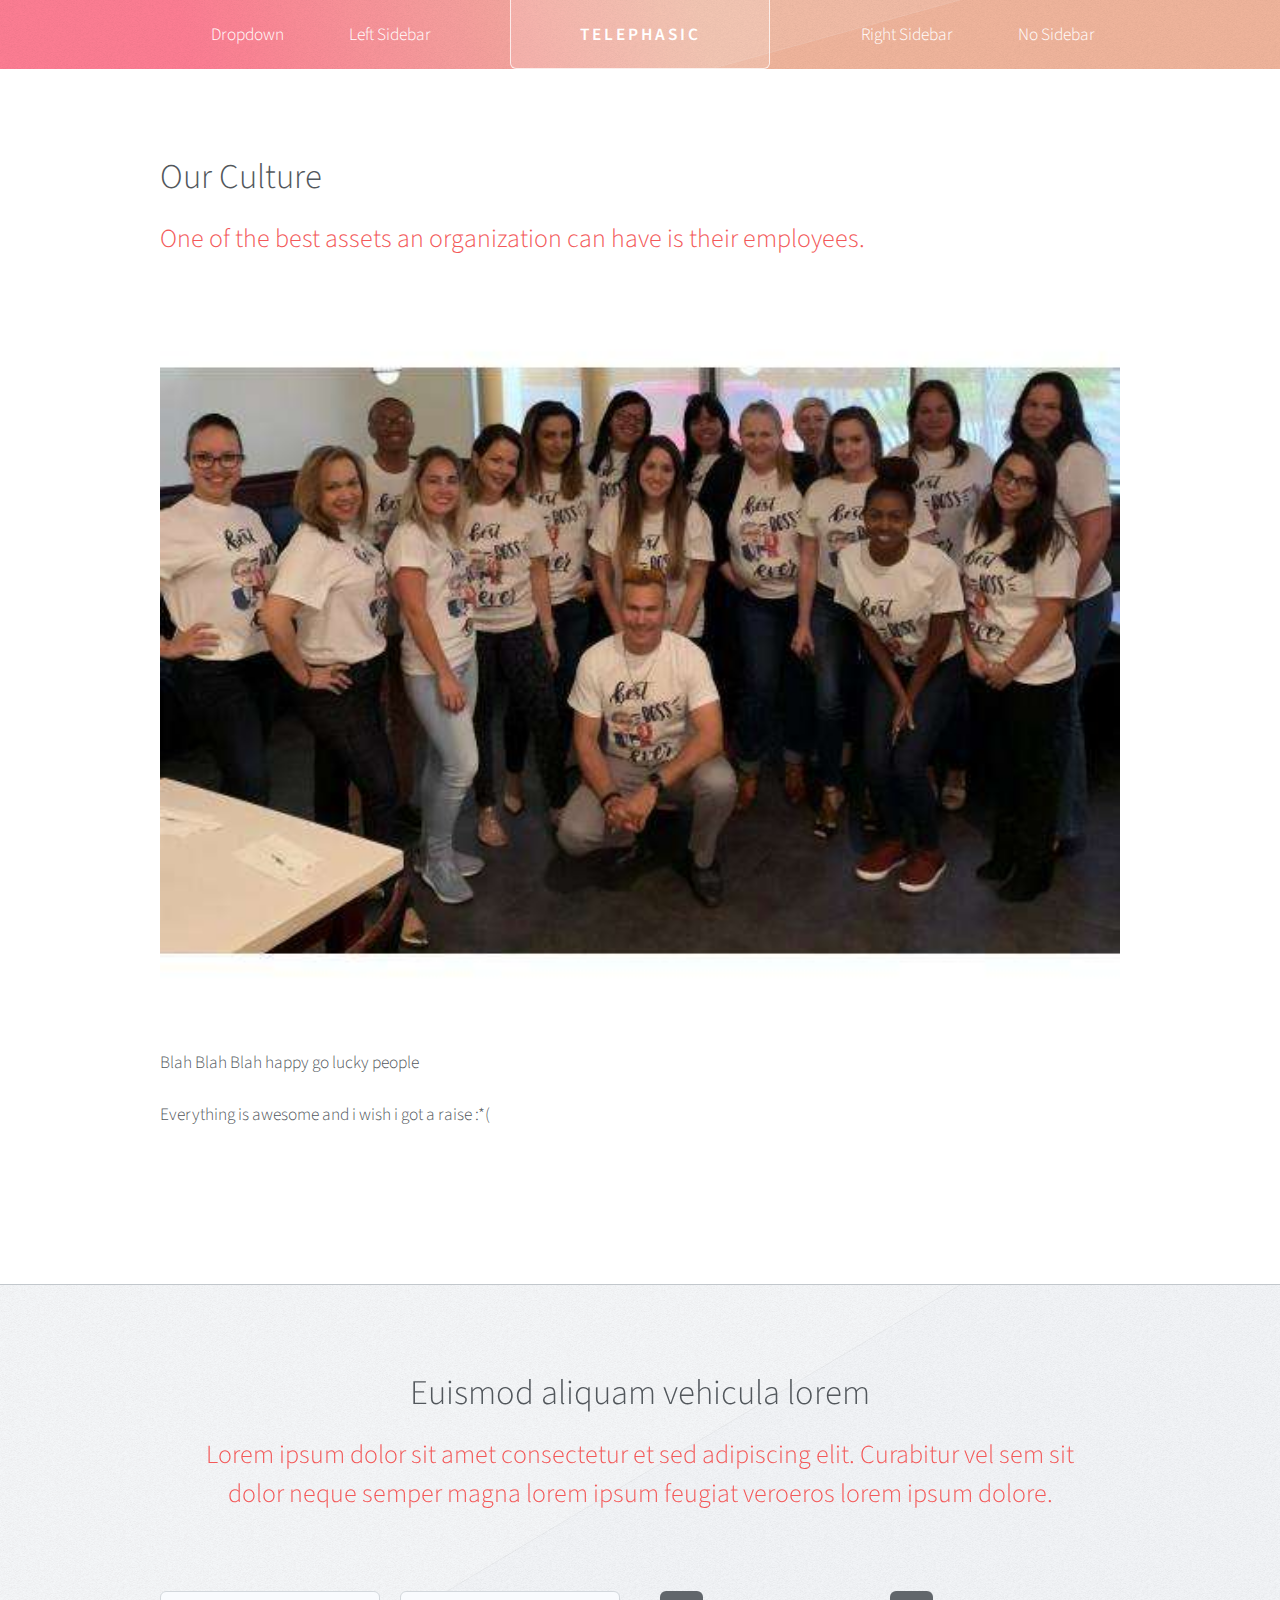
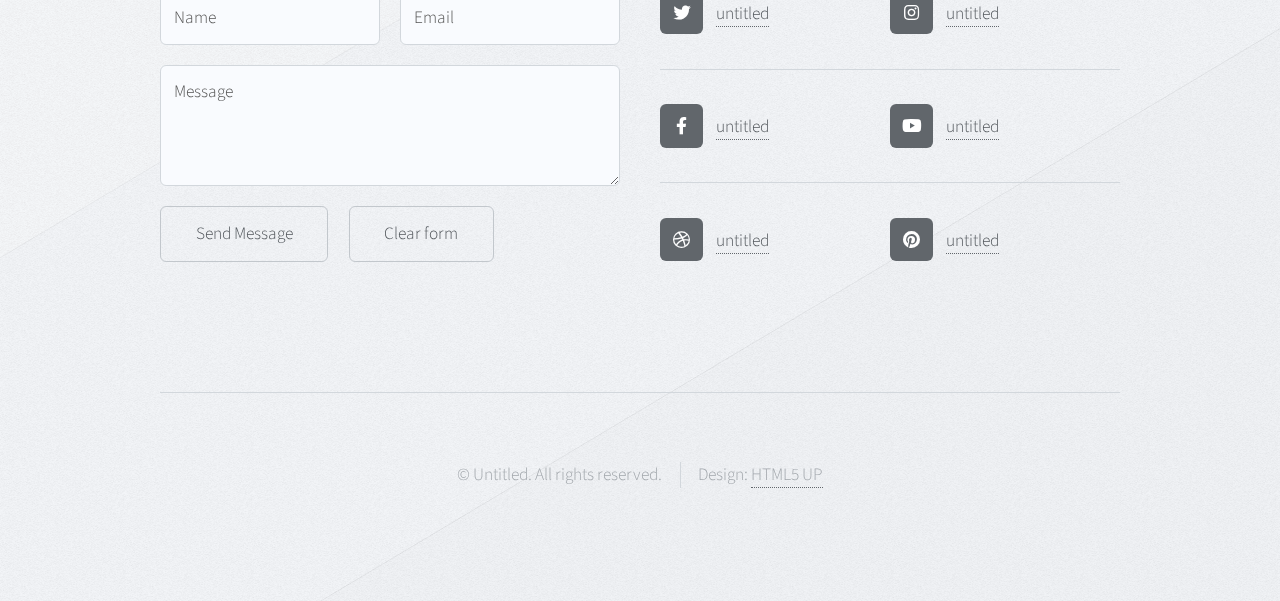
<file: ourCulture.html>
<!DOCTYPE HTML>
<!--
	Telephasic by HTML5 UP
	html5up.net | @ajlkn
	Free for personal and commercial use under the CCA 3.0 license (html5up.net/license)
-->
<html>
	<head>
		<title>Telephasic by HTML5 UP</title>
		<meta charset="utf-8" />
		<meta name="viewport" content="width=device-width, initial-scale=1, user-scalable=no" />
		<link rel="stylesheet" href="assets/css/main.css" />
	</head>
	<body class="no-sidebar is-preload">
		<div id="page-wrapper">

			<!-- Header -->
				<div id="header-wrapper">
					<div id="header" class="container">

						<!-- Logo -->
							<h1 id="logo"><a href="index.html">Telephasic</a></h1>

						<!-- Nav -->
							<nav id="nav">
								<ul>
									<li>
										<a href="#">Dropdown</a>
										<ul>
											<li><a href="#">Lorem ipsum dolor</a></li>
											<li><a href="#">Magna phasellus</a></li>
											<li><a href="#">Etiam dolore nisl</a></li>
											<li>
												<a href="#">Phasellus consequat</a>
												<ul>
													<li><a href="#">Lorem ipsum dolor</a></li>
													<li><a href="#">Phasellus consequat</a></li>
													<li><a href="#">Magna phasellus</a></li>
													<li><a href="#">Etiam dolore nisl</a></li>
												</ul>
											</li>
											<li><a href="#">Veroeros feugiat</a></li>
										</ul>
									</li>
									<li><a href="left-sidebar.html">Left Sidebar</a></li>
									<li class="break"><a href="right-sidebar.html">Right Sidebar</a></li>
									<li><a href="no-sidebar.html">No Sidebar</a></li>
								</ul>
							</nav>

					</div>
				</div>

			<!-- Main -->
				<div class="wrapper">
					<div class="container" id="main">

						<!-- Content -->
							<article id="content">
								<header>
									<h2>Our Culture</h2>
									<p>One of the best assets an organization can have is their employees.</p>
								</header>
								<a href="#" class="image featured"><img src="images/theTeam.jpeg" alt="" /></a>
								<p>Blah Blah Blah happy go lucky people</p>
								<p>Everything is awesome and i wish i got a raise :*(</p>
							</article>

<!-- 						<div class="row features">
							<section class="col-4 col-12-narrower feature">
								<div class="image-wrapper first">
									<a href="#" class="image featured"><img src="images/pic03.jpg" alt="" /></a>
								</div>
								<header>
									<h3>Dolor sit consequat magna</h3>
								</header>
								<p>Lorem ipsum dolor sit amet consectetur et sed adipiscing elit. Curabitur
								vel sem sit dolor neque semper magna lorem ipsum.</p>
								<ul class="actions">
									<li><a href="#" class="button">Elevate my awareness</a></li>
								</ul>
							</section>
							<section class="col-4 col-12-narrower feature">
								<div class="image-wrapper">
									<a href="#" class="image featured"><img src="images/pic04.jpg" alt="" /></a>
								</div>
								<header>
									<h3>Dolor sit consequat magna</h3>
								</header>
								<p>Lorem ipsum dolor sit amet consectetur et sed adipiscing elit. Curabitur
								vel sem sit dolor neque semper magna lorem ipsum.</p>
								<ul class="actions">
									<li><a href="#" class="button">Elevate my awareness</a></li>
								</ul>
							</section>
							<section class="col-4 col-12-narrower feature">
								<div class="image-wrapper">
									<a href="#" class="image featured"><img src="images/pic05.jpg" alt="" /></a>
								</div>
								<header>
									<h3>Dolor sit consequat magna</h3>
								</header>
								<p>Lorem ipsum dolor sit amet consectetur et sed adipiscing elit. Curabitur
								vel sem sit dolor neque semper magna lorem ipsum.</p>
								<ul class="actions">
									<li><a href="#" class="button">Elevate my awareness</a></li>
								</ul>
							</section>
						</div> -->
					</div>
				</div>

			<!-- Footer -->
				<div id="footer-wrapper">
					<div id="footer" class="container">
						<header class="major">
							<h2>Euismod aliquam vehicula lorem</h2>
							<p>Lorem ipsum dolor sit amet consectetur et sed adipiscing elit. Curabitur vel sem sit<br />
							dolor neque semper magna lorem ipsum feugiat veroeros lorem ipsum dolore.</p>
						</header>
						<div class="row">
							<section class="col-6 col-12-narrower">
								<form method="post" action="#">
									<div class="row gtr-50">
										<div class="col-6 col-12-mobile">
											<input name="name" placeholder="Name" type="text" />
										</div>
										<div class="col-6 col-12-mobile">
											<input name="email" placeholder="Email" type="text" />
										</div>
										<div class="col-12">
											<textarea name="message" placeholder="Message"></textarea>
										</div>
										<div class="col-12">
											<ul class="actions">
												<li><input type="submit" value="Send Message" /></li>
												<li><input type="reset" value="Clear form" /></li>
											</ul>
										</div>
									</div>
								</form>
							</section>
							<section class="col-6 col-12-narrower">
								<div class="row gtr-0">
									<ul class="divided icons col-6 col-12-mobile">
										<li class="icon brands fa-twitter"><a href="#"><span class="extra">twitter.com/</span>untitled</a></li>
										<li class="icon brands fa-facebook-f"><a href="#"><span class="extra">facebook.com/</span>untitled</a></li>
										<li class="icon brands fa-dribbble"><a href="#"><span class="extra">dribbble.com/</span>untitled</a></li>
									</ul>
									<ul class="divided icons col-6 col-12-mobile">
										<li class="icon brands fa-instagram"><a href="#"><span class="extra">instagram.com/</span>untitled</a></li>
										<li class="icon brands fa-youtube"><a href="#"><span class="extra">youtube.com/</span>untitled</a></li>
										<li class="icon brands fa-pinterest"><a href="#"><span class="extra">pinterest.com/</span>untitled</a></li>
									</ul>
								</div>
							</section>
						</div>
					</div>
					<div id="copyright" class="container">
						<ul class="menu">
							<li>&copy; Untitled. All rights reserved.</li><li>Design: <a href="http://html5up.net">HTML5 UP</a></li>
						</ul>
					</div>
				</div>

		</div>

		<!-- Scripts -->
			<script src="assets/js/jquery.min.js"></script>
			<script src="assets/js/jquery.dropotron.min.js"></script>
			<script src="assets/js/browser.min.js"></script>
			<script src="assets/js/breakpoints.min.js"></script>
			<script src="assets/js/util.js"></script>
			<script src="assets/js/main.js"></script>

	</body>
</html>
</file>
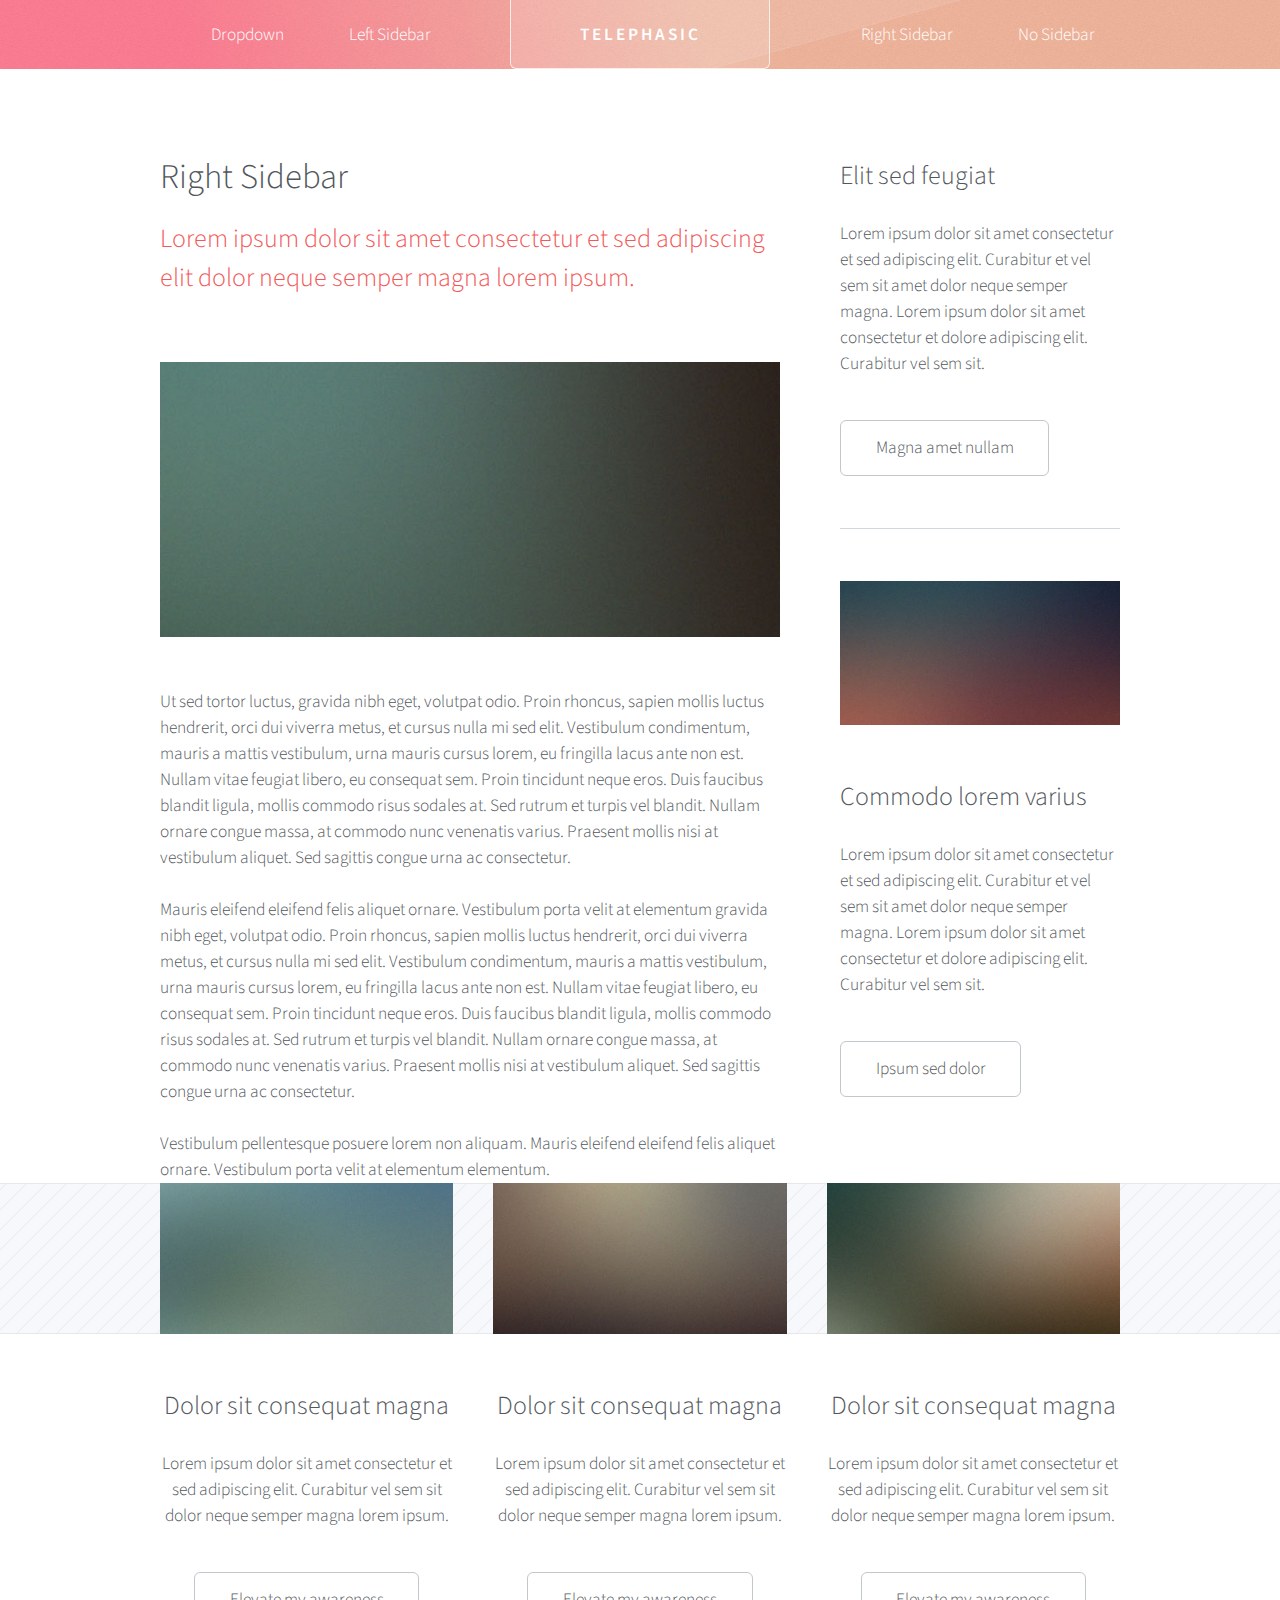
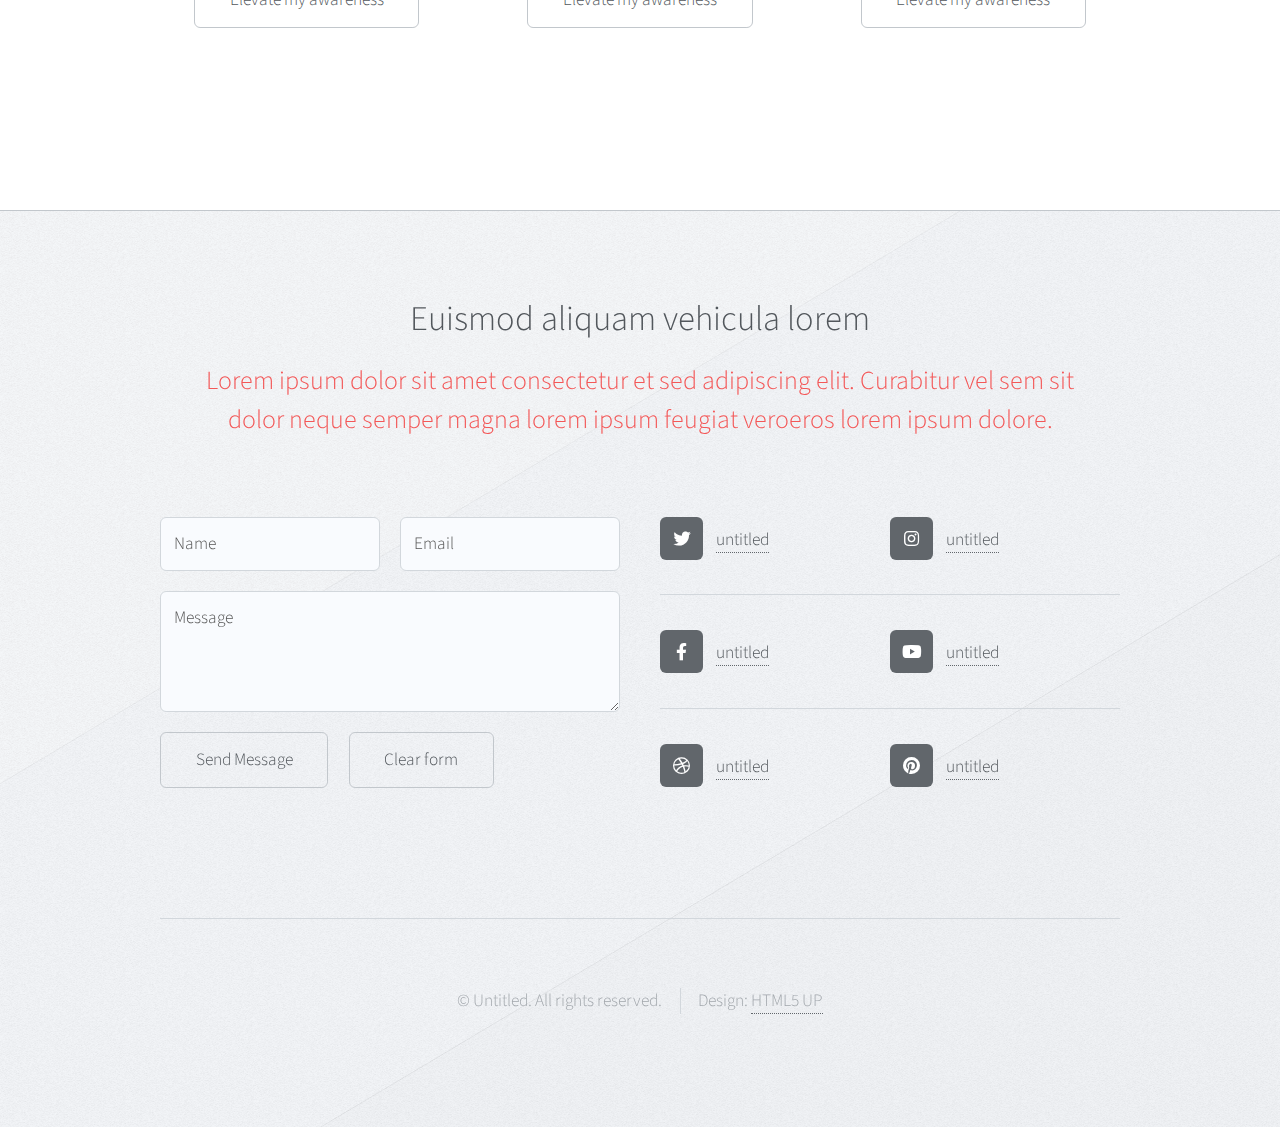
<file: right-sidebar.html>
<!DOCTYPE HTML>
<!--
	Telephasic by HTML5 UP
	html5up.net | @ajlkn
	Free for personal and commercial use under the CCA 3.0 license (html5up.net/license)
-->
<html>
	<head>
		<title>Telephasic by HTML5 UP</title>
		<meta charset="utf-8" />
		<meta name="viewport" content="width=device-width, initial-scale=1, user-scalable=no" />
		<link rel="stylesheet" href="assets/css/main.css" />
	</head>
	<body class="right-sidebar is-preload">
		<div id="page-wrapper">

			<!-- Header -->
				<div id="header-wrapper">
					<div id="header" class="container">

						<!-- Logo -->
							<h1 id="logo"><a href="index.html">Telephasic</a></h1>

						<!-- Nav -->
							<nav id="nav">
								<ul>
									<li>
										<a href="#">Dropdown</a>
										<ul>
											<li><a href="#">Lorem ipsum dolor</a></li>
											<li><a href="#">Magna phasellus</a></li>
											<li><a href="#">Etiam dolore nisl</a></li>
											<li>
												<a href="#">Phasellus consequat</a>
												<ul>
													<li><a href="#">Lorem ipsum dolor</a></li>
													<li><a href="#">Phasellus consequat</a></li>
													<li><a href="#">Magna phasellus</a></li>
													<li><a href="#">Etiam dolore nisl</a></li>
												</ul>
											</li>
											<li><a href="#">Veroeros feugiat</a></li>
										</ul>
									</li>
									<li><a href="left-sidebar.html">Left Sidebar</a></li>
									<li class="break"><a href="right-sidebar.html">Right Sidebar</a></li>
									<li><a href="no-sidebar.html">No Sidebar</a></li>
								</ul>
							</nav>

					</div>
				</div>

			<!-- Main -->
				<div class="wrapper">
					<div class="container" id="main">
						<div class="row gtr-150">
							<div class="col-8 col-12-narrower">

								<!-- Content -->
									<article id="content">
										<header>
											<h2>Right Sidebar</h2>
											<p>Lorem ipsum dolor sit amet consectetur et sed adipiscing elit
											dolor neque semper magna lorem ipsum.</p>
										</header>
										<a href="#" class="image featured"><img src="images/pic01.jpg" alt="" /></a>
										<p>Ut sed tortor luctus, gravida nibh eget, volutpat odio. Proin rhoncus, sapien
										mollis luctus hendrerit, orci dui viverra metus, et cursus nulla mi sed elit. Vestibulum
										condimentum, mauris a mattis vestibulum, urna mauris cursus lorem, eu fringilla lacus
										ante non est. Nullam vitae feugiat libero, eu consequat sem. Proin tincidunt neque
										eros. Duis faucibus blandit ligula, mollis commodo risus sodales at. Sed rutrum et
										turpis vel blandit. Nullam ornare congue massa, at commodo nunc venenatis varius.
										Praesent mollis nisi at vestibulum aliquet. Sed sagittis congue urna ac consectetur.</p>
										<p>Mauris eleifend eleifend felis aliquet ornare. Vestibulum porta velit at elementum
										gravida nibh eget, volutpat odio. Proin rhoncus, sapien
										mollis luctus hendrerit, orci dui viverra metus, et cursus nulla mi sed elit. Vestibulum
										condimentum, mauris a mattis vestibulum, urna mauris cursus lorem, eu fringilla lacus
										ante non est. Nullam vitae feugiat libero, eu consequat sem. Proin tincidunt neque
										eros. Duis faucibus blandit ligula, mollis commodo risus sodales at. Sed rutrum et
										turpis vel blandit. Nullam ornare congue massa, at commodo nunc venenatis varius.
										Praesent mollis nisi at vestibulum aliquet. Sed sagittis congue urna ac consectetur.</p>
										<p>Vestibulum pellentesque posuere lorem non aliquam. Mauris eleifend eleifend
										felis aliquet ornare. Vestibulum porta velit at elementum elementum.</p>
									</article>

							</div>
							<div class="col-4 col-12-narrower">

								<!-- Sidebar -->
									<section id="sidebar">
										<section>
											<header>
												<h3>Elit sed feugiat</h3>
											</header>
											<p>Lorem ipsum dolor sit amet consectetur et sed adipiscing elit. Curabitur et vel
											sem sit amet dolor neque semper magna. Lorem ipsum dolor sit amet consectetur et dolore
											adipiscing elit. Curabitur vel sem sit.</p>
											<ul class="actions">
												<li><a href="#" class="button">Magna amet nullam</a></li>
											</ul>
										</section>
										<section>
											<a href="#" class="image featured"><img src="images/pic07.jpg" alt="" /></a>
											<header>
												<h3>Commodo lorem varius</h3>
											</header>
											<p>Lorem ipsum dolor sit amet consectetur et sed adipiscing elit. Curabitur et vel
											sem sit amet dolor neque semper magna. Lorem ipsum dolor sit amet consectetur et dolore
											adipiscing elit. Curabitur vel sem sit.</p>
											<ul class="actions">
												<li><a href="#" class="button">Ipsum sed dolor</a></li>
											</ul>
										</section>
									</section>

							</div>
						</div>
						<div class="row features">
							<section class="col-4 col-12-narrower feature">
								<div class="image-wrapper first">
									<a href="#" class="image featured"><img src="images/pic03.jpg" alt="" /></a>
								</div>
								<header>
									<h3>Dolor sit consequat magna</h3>
								</header>
								<p>Lorem ipsum dolor sit amet consectetur et sed adipiscing elit. Curabitur
								vel sem sit dolor neque semper magna lorem ipsum.</p>
								<ul class="actions">
									<li><a href="#" class="button">Elevate my awareness</a></li>
								</ul>
							</section>
							<section class="col-4 col-12-narrower feature">
								<div class="image-wrapper">
									<a href="#" class="image featured"><img src="images/pic04.jpg" alt="" /></a>
								</div>
								<header>
									<h3>Dolor sit consequat magna</h3>
								</header>
								<p>Lorem ipsum dolor sit amet consectetur et sed adipiscing elit. Curabitur
								vel sem sit dolor neque semper magna lorem ipsum.</p>
								<ul class="actions">
									<li><a href="#" class="button">Elevate my awareness</a></li>
								</ul>
							</section>
							<section class="col-4 col-12-narrower feature">
								<div class="image-wrapper">
									<a href="#" class="image featured"><img src="images/pic05.jpg" alt="" /></a>
								</div>
								<header>
									<h3>Dolor sit consequat magna</h3>
								</header>
								<p>Lorem ipsum dolor sit amet consectetur et sed adipiscing elit. Curabitur
								vel sem sit dolor neque semper magna lorem ipsum.</p>
								<ul class="actions">
									<li><a href="#" class="button">Elevate my awareness</a></li>
								</ul>
							</section>
						</div>
					</div>
				</div>

			<!-- Footer -->
				<div id="footer-wrapper">
					<div id="footer" class="container">
						<header class="major">
							<h2>Euismod aliquam vehicula lorem</h2>
							<p>Lorem ipsum dolor sit amet consectetur et sed adipiscing elit. Curabitur vel sem sit<br />
							dolor neque semper magna lorem ipsum feugiat veroeros lorem ipsum dolore.</p>
						</header>
						<div class="row">
							<section class="col-6 col-12-narrower">
								<form method="post" action="#">
									<div class="row gtr-50">
										<div class="col-6 col-12-mobile">
											<input name="name" placeholder="Name" type="text" />
										</div>
										<div class="col-6 col-12-mobile">
											<input name="email" placeholder="Email" type="text" />
										</div>
										<div class="col-12">
											<textarea name="message" placeholder="Message"></textarea>
										</div>
										<div class="col-12">
											<ul class="actions">
												<li><input type="submit" value="Send Message" /></li>
												<li><input type="reset" value="Clear form" /></li>
											</ul>
										</div>
									</div>
								</form>
							</section>
							<section class="col-6 col-12-narrower">
								<div class="row gtr-0">
									<ul class="divided icons col-6 col-12-mobile">
										<li class="icon brands fa-twitter"><a href="#"><span class="extra">twitter.com/</span>untitled</a></li>
										<li class="icon brands fa-facebook-f"><a href="#"><span class="extra">facebook.com/</span>untitled</a></li>
										<li class="icon brands fa-dribbble"><a href="#"><span class="extra">dribbble.com/</span>untitled</a></li>
									</ul>
									<ul class="divided icons col-6 col-12-mobile">
										<li class="icon brands fa-instagram"><a href="#"><span class="extra">instagram.com/</span>untitled</a></li>
										<li class="icon brands fa-youtube"><a href="#"><span class="extra">youtube.com/</span>untitled</a></li>
										<li class="icon brands fa-pinterest"><a href="#"><span class="extra">pinterest.com/</span>untitled</a></li>
									</ul>
								</div>
							</section>
						</div>
					</div>
					<div id="copyright" class="container">
						<ul class="menu">
							<li>&copy; Untitled. All rights reserved.</li><li>Design: <a href="http://html5up.net">HTML5 UP</a></li>
						</ul>
					</div>
				</div>

		</div>

		<!-- Scripts -->
			<script src="assets/js/jquery.min.js"></script>
			<script src="assets/js/jquery.dropotron.min.js"></script>
			<script src="assets/js/browser.min.js"></script>
			<script src="assets/js/breakpoints.min.js"></script>
			<script src="assets/js/util.js"></script>
			<script src="assets/js/main.js"></script>

	</body>
</html>
</file>
<file: assets/css/main.css>
@import url("fontawesome-all.min.css");
@import url("https://fonts.googleapis.com/css?family=Source+Sans+Pro:300,300italic,400,400italic,600");

/*
	Telephasic by HTML5 UP
	html5up.net | @ajlkn
	Free for personal and commercial use under the CCA 3.0 license (html5up.net/license)
*/

html, body, div, span, applet, object,
iframe, h1, h2, h3, h4, h5, h6, p, blockquote,
pre, a, abbr, acronym, address, big, cite,
code, del, dfn, em, img, ins, kbd, q, s, samp,
small, strike, strong, sub, sup, tt, var, b,
u, i, center, dl, dt, dd, ol, ul, li, fieldset,
form, label, legend, table, caption, tbody,
tfoot, thead, tr, th, td, article, aside,
canvas, details, embed, figure, figcaption,
footer, header, hgroup, menu, nav, output, ruby,
section, summary, time, mark, audio, video {
	margin: 0;
	padding: 0;
	border: 0;
	font-size: 100%;
	font: inherit;
	vertical-align: baseline;}

article, aside, details, figcaption, figure,
footer, header, hgroup, menu, nav, section {
	display: block;}

body {
	line-height: 1;
}

ol, ul {
	list-style: none;
}

blockquote, q {
	quotes: none;
}

	blockquote:before, blockquote:after, q:before, q:after {
		content: '';
		content: none;
	}

table {
	border-collapse: collapse;
	border-spacing: 0;
}

body {
	-webkit-text-size-adjust: none;
}

mark {
	background-color: transparent;
	color: inherit;
}

input::-moz-focus-inner {
	border: 0;
	padding: 0;
}

input, select, textarea {
	-moz-appearance: none;
	-webkit-appearance: none;
	-ms-appearance: none;
	appearance: none;
}

/*============ MY custom CSS LFH ===========
======================================================================= */

/* About Us section*/
#aboutUs > p {
	color: black;
	text-align: center;
}

#aboutUs > h2 {
	text-align: center;
}

#aboutUs .button {
	background: #fff;
	border-color: #f08c89;
/*	border-color: rgba(255, 255, 255, 0);
*/	color: #f08c89;
	font-size: 1.25em;
}

#aboutUs .button:hover {
	border-color: rgba(255, 255, 255, 0.75);
	border-color: #f08c89;
/*	background-color: rgba(255, 255, 255, 0.15);
*/	
/*color: #fff;*/
color: #f08c89;
}

.meetingTeam {
	text-align: center;
}

#aboutUs a {
	color: #fff;
	border-color: #fff;
	border-color: rgba(255, 255, 255, 0.5);
}

#aboutUs a:hover {
	border-color: rgba(255, 255, 255, 0);
}


/* Meet the team section*/











/* ========================================== 
====================================================================*/

/* Basic */

	@-ms-viewport {
		width: device-width;
	}

	html {
		box-sizing: border-box;
	}

	*, *:before, *:after {
		box-sizing: inherit;
	}

	body {
		background: #f5f7fa;
		font-family: 'Source Sans Pro', sans-serif;
		font-weight: 300;
		color: #52575c;
		line-height: 1.75em;
		font-size: 14pt;
	}

		body.is-preload *, body.is-preload *:before, body.is-preload *:after {
			-moz-animation: none !important;
			-webkit-animation: none !important;
			-ms-animation: none !important;
			animation: none !important;
			-moz-transition: none !important;
			-webkit-transition: none !important;
			-ms-transition: none !important;
			transition: none !important;
		}

	input, textarea, select {
		font-family: 'Source Sans Pro', sans-serif;
		font-weight: 300;
		color: #52575c;
		line-height: 1.75em;
		font-size: 15pt;
	}

	h1, h2, h3, h4, h5, h6 {
		font-weight: 300;
		color: #52575c;
	}

	h1 a, h2 a, h3 a, h4 a, h5 a, h6 a {
		color: inherit;
		text-decoration: none;
	}

	h2 {
		font-size: 2em;
		line-height: 1.25em;
	}

	h3 {
		font-size: 1.5em;
		line-height: 1.5em;
	}

	a {
		-moz-transition: color 0.25s ease-in-out, border-color 0.25s ease-in-out, background-color 0.25s ease-in-out;
		-webkit-transition: color 0.25s ease-in-out, border-color 0.25s ease-in-out, background-color 0.25s ease-in-out;
		-ms-transition: color 0.25s ease-in-out, border-color 0.25s ease-in-out, background-color 0.25s ease-in-out;
		transition: color 0.25s ease-in-out, border-color 0.25s ease-in-out, background-color 0.25s ease-in-out;
		color: inherit;
		text-decoration: none;
		border-bottom: dotted 1px #62676c;
	}

		a:hover {
			color: #f35858;
			border-bottom-color: rgba(255, 255, 255, 0);
		}

	strong, b {
		font-weight: 400;
		color: #42474c;
	}

	em, i {
		font-style: italic;
	}

	sub {
		position: relative;
		top: 0.5em;
		font-size: 0.8em;
	}

	sup {
		position: relative;
		top: -0.5em;
		font-size: 0.8em;
	}

	hr {
		border: 0;
		border-top: solid 1px #c2c7cc;
	}

	blockquote {
		border-left: solid 0.5em #c2c7cc;
		padding: 1em 0 1em 2em;
		font-style: italic;
	}

	p, ul, ol, dl, table {
		margin-bottom: 1.5em;
	}

	br.clear {
		clear: both;
	}

	.features {
		margin-bottom: 1.5em;
	}

	.feature {
		text-align: center;
	}

/* Sections/Article */

	section, article {
		margin-bottom: 3em;
	}

	section > :last-child,
	article > :last-child,
	section:last-child,
	article:last-child {
		margin-bottom: 0;
	}

	.row > section, .row > article {
		margin-bottom: 0;
	}

	header {
		margin-bottom: 1.5em;
	}

		header > p {
			display: block;
			color: #f35858;
			padding: 0.75em 0 1em 0;
			font-size: 1.5em;
			line-height: 1.5em;
		}

		header.major {
			text-align: center;
		}

/* Container */

	.container {
		margin: 0 auto;
		max-width: 100%;
		width: 1200px;
	}

		@media screen and (max-width: 1280px) {

			.container {
				width: 960px;
			}

		}

		@media screen and (max-width: 1080px) {

			.container {
				width: 100%;
			}

		}

		@media screen and (max-width: 820px) {

			.container {
				width: 100%;
			}

		}

		@media screen and (max-width: 736px) {

			.container {
				width: 100%;
			}

		}

		@media screen and (max-width: 480px) {

			.container {
				width: 100%;
			}

		}

/* Row */

	.row {
		display: flex;
		flex-wrap: wrap;
		box-sizing: border-box;
		align-items: stretch;
	}

		.row > * {
			box-sizing: border-box;
		}

		.row.gtr-uniform > * > :last-child {
			margin-bottom: 0;
		}

		.row.aln-left {
			justify-content: flex-start;
		}

		.row.aln-center {
			justify-content: center;
		}

		.row.aln-right {
			justify-content: flex-end;
		}

		.row.aln-top {
			align-items: flex-start;
		}

		.row.aln-middle {
			align-items: center;
		}

		.row.aln-bottom {
			align-items: flex-end;
		}

		.row > .imp {
			order: -1;
		}

		.row > .col-1 {
			width: 8.33333%;
		}

		.row > .off-1 {
			margin-left: 8.33333%;
		}

		.row > .col-2 {
			width: 16.66667%;
		}

		.row > .off-2 {
			margin-left: 16.66667%;
		}

		.row > .col-3 {
			width: 25%;
		}

		.row > .off-3 {
			margin-left: 25%;
		}

		.row > .col-4 {
			width: 33.33333%;
		}

		.row > .off-4 {
			margin-left: 33.33333%;
		}

		.row > .col-5 {
			width: 41.66667%;
		}

		.row > .off-5 {
			margin-left: 41.66667%;
		}

		.row > .col-6 {
			width: 50%;
		}

		.row > .off-6 {
			margin-left: 50%;
		}

		.row > .col-7 {
			width: 58.33333%;
		}

		.row > .off-7 {
			margin-left: 58.33333%;
		}

		.row > .col-8 {
			width: 66.66667%;
		}

		.row > .off-8 {
			margin-left: 66.66667%;
		}

		.row > .col-9 {
			width: 75%;
		}

		.row > .off-9 {
			margin-left: 75%;
		}

		.row > .col-10 {
			width: 83.33333%;
		}

		.row > .off-10 {
			margin-left: 83.33333%;
		}

		.row > .col-11 {
			width: 91.66667%;
		}

		.row > .off-11 {
			margin-left: 91.66667%;
		}

		.row > .col-12 {
			width: 100%;
		}

		.row > .off-12 {
			margin-left: 100%;
		}

		.row.gtr-0 {
			margin-top: 0px;
			margin-left: 0px;
		}

			.row.gtr-0 > * {
				padding: 0px 0 0 0px;
			}

			.row.gtr-0.gtr-uniform {
				margin-top: 0px;
			}

				.row.gtr-0.gtr-uniform > * {
					padding-top: 0px;
				}

		.row.gtr-25 {
			margin-top: -12.5px;
			margin-left: -12.5px;
		}

			.row.gtr-25 > * {
				padding: 12.5px 0 0 12.5px;
			}

			.row.gtr-25.gtr-uniform {
				margin-top: -12.5px;
			}

				.row.gtr-25.gtr-uniform > * {
					padding-top: 12.5px;
				}

		.row.gtr-50 {
			margin-top: -25px;
			margin-left: -25px;
		}

			.row.gtr-50 > * {
				padding: 25px 0 0 25px;
			}

			.row.gtr-50.gtr-uniform {
				margin-top: -25px;
			}

				.row.gtr-50.gtr-uniform > * {
					padding-top: 25px;
				}

		.row {
			margin-top: -50px;
			margin-left: -50px;
		}

			.row > * {
				padding: 50px 0 0 50px;
			}

			.row.gtr-uniform {
				margin-top: -50px;
			}

				.row.gtr-uniform > * {
					padding-top: 50px;
				}

		.row.gtr-150 {
			margin-top: -75px;
			margin-left: -75px;
		}

			.row.gtr-150 > * {
				padding: 75px 0 0 75px;
			}

			.row.gtr-150.gtr-uniform {
				margin-top: -75px;
			}

				.row.gtr-150.gtr-uniform > * {
					padding-top: 75px;
				}

		.row.gtr-200 {
			margin-top: -100px;
			margin-left: -100px;
		}

			.row.gtr-200 > * {
				padding: 100px 0 0 100px;
			}

			.row.gtr-200.gtr-uniform {
				margin-top: -100px;
			}

				.row.gtr-200.gtr-uniform > * {
					padding-top: 100px;
				}

		@media screen and (max-width: 1280px) {

			.row {
				display: flex;
				flex-wrap: wrap;
				box-sizing: border-box;
				align-items: stretch;
			}

				.row > * {
					box-sizing: border-box;
				}

				.row.gtr-uniform > * > :last-child {
					margin-bottom: 0;
				}

				.row.aln-left {
					justify-content: flex-start;
				}

				.row.aln-center {
					justify-content: center;
				}

				.row.aln-right {
					justify-content: flex-end;
				}

				.row.aln-top {
					align-items: flex-start;
				}

				.row.aln-middle {
					align-items: center;
				}

				.row.aln-bottom {
					align-items: flex-end;
				}

				.row > .imp-normal {
					order: -1;
				}

				.row > .col-1-normal {
					width: 8.33333%;
				}

				.row > .off-1-normal {
					margin-left: 8.33333%;
				}

				.row > .col-2-normal {
					width: 16.66667%;
				}

				.row > .off-2-normal {
					margin-left: 16.66667%;
				}

				.row > .col-3-normal {
					width: 25%;
				}

				.row > .off-3-normal {
					margin-left: 25%;
				}

				.row > .col-4-normal {
					width: 33.33333%;
				}

				.row > .off-4-normal {
					margin-left: 33.33333%;
				}

				.row > .col-5-normal {
					width: 41.66667%;
				}

				.row > .off-5-normal {
					margin-left: 41.66667%;
				}

				.row > .col-6-normal {
					width: 50%;
				}

				.row > .off-6-normal {
					margin-left: 50%;
				}

				.row > .col-7-normal {
					width: 58.33333%;
				}

				.row > .off-7-normal {
					margin-left: 58.33333%;
				}

				.row > .col-8-normal {
					width: 66.66667%;
				}

				.row > .off-8-normal {
					margin-left: 66.66667%;
				}

				.row > .col-9-normal {
					width: 75%;
				}

				.row > .off-9-normal {
					margin-left: 75%;
				}

				.row > .col-10-normal {
					width: 83.33333%;
				}

				.row > .off-10-normal {
					margin-left: 83.33333%;
				}

				.row > .col-11-normal {
					width: 91.66667%;
				}

				.row > .off-11-normal {
					margin-left: 91.66667%;
				}

				.row > .col-12-normal {
					width: 100%;
				}

				.row > .off-12-normal {
					margin-left: 100%;
				}

				.row.gtr-0 {
					margin-top: 0px;
					margin-left: 0px;
				}

					.row.gtr-0 > * {
						padding: 0px 0 0 0px;
					}

					.row.gtr-0.gtr-uniform {
						margin-top: 0px;
					}

						.row.gtr-0.gtr-uniform > * {
							padding-top: 0px;
						}

				.row.gtr-25 {
					margin-top: -10px;
					margin-left: -10px;
				}

					.row.gtr-25 > * {
						padding: 10px 0 0 10px;
					}

					.row.gtr-25.gtr-uniform {
						margin-top: -10px;
					}

						.row.gtr-25.gtr-uniform > * {
							padding-top: 10px;
						}

				.row.gtr-50 {
					margin-top: -20px;
					margin-left: -20px;
				}

					.row.gtr-50 > * {
						padding: 20px 0 0 20px;
					}

					.row.gtr-50.gtr-uniform {
						margin-top: -20px;
					}

						.row.gtr-50.gtr-uniform > * {
							padding-top: 20px;
						}

				.row {
					margin-top: -40px;
					margin-left: -40px;
				}

					.row > * {
						padding: 40px 0 0 40px;
					}

					.row.gtr-uniform {
						margin-top: -40px;
					}

						.row.gtr-uniform > * {
							padding-top: 40px;
						}

				.row.gtr-150 {
					margin-top: -60px;
					margin-left: -60px;
				}

					.row.gtr-150 > * {
						padding: 60px 0 0 60px;
					}

					.row.gtr-150.gtr-uniform {
						margin-top: -60px;
					}

						.row.gtr-150.gtr-uniform > * {
							padding-top: 60px;
						}

				.row.gtr-200 {
					margin-top: -80px;
					margin-left: -80px;
				}

					.row.gtr-200 > * {
						padding: 80px 0 0 80px;
					}

					.row.gtr-200.gtr-uniform {
						margin-top: -80px;
					}

						.row.gtr-200.gtr-uniform > * {
							padding-top: 80px;
						}

		}

		@media screen and (max-width: 1080px) {

			.row {
				display: flex;
				flex-wrap: wrap;
				box-sizing: border-box;
				align-items: stretch;
			}

				.row > * {
					box-sizing: border-box;
				}

				.row.gtr-uniform > * > :last-child {
					margin-bottom: 0;
				}

				.row.aln-left {
					justify-content: flex-start;
				}

				.row.aln-center {
					justify-content: center;
				}

				.row.aln-right {
					justify-content: flex-end;
				}

				.row.aln-top {
					align-items: flex-start;
				}

				.row.aln-middle {
					align-items: center;
				}

				.row.aln-bottom {
					align-items: flex-end;
				}

				.row > .imp-narrow {
					order: -1;
				}

				.row > .col-1-narrow {
					width: 8.33333%;
				}

				.row > .off-1-narrow {
					margin-left: 8.33333%;
				}

				.row > .col-2-narrow {
					width: 16.66667%;
				}

				.row > .off-2-narrow {
					margin-left: 16.66667%;
				}

				.row > .col-3-narrow {
					width: 25%;
				}

				.row > .off-3-narrow {
					margin-left: 25%;
				}

				.row > .col-4-narrow {
					width: 33.33333%;
				}

				.row > .off-4-narrow {
					margin-left: 33.33333%;
				}

				.row > .col-5-narrow {
					width: 41.66667%;
				}

				.row > .off-5-narrow {
					margin-left: 41.66667%;
				}

				.row > .col-6-narrow {
					width: 50%;
				}

				.row > .off-6-narrow {
					margin-left: 50%;
				}

				.row > .col-7-narrow {
					width: 58.33333%;
				}

				.row > .off-7-narrow {
					margin-left: 58.33333%;
				}

				.row > .col-8-narrow {
					width: 66.66667%;
				}

				.row > .off-8-narrow {
					margin-left: 66.66667%;
				}

				.row > .col-9-narrow {
					width: 75%;
				}

				.row > .off-9-narrow {
					margin-left: 75%;
				}

				.row > .col-10-narrow {
					width: 83.33333%;
				}

				.row > .off-10-narrow {
					margin-left: 83.33333%;
				}

				.row > .col-11-narrow {
					width: 91.66667%;
				}

				.row > .off-11-narrow {
					margin-left: 91.66667%;
				}

				.row > .col-12-narrow {
					width: 100%;
				}

				.row > .off-12-narrow {
					margin-left: 100%;
				}

				.row.gtr-0 {
					margin-top: 0px;
					margin-left: 0px;
				}

					.row.gtr-0 > * {
						padding: 0px 0 0 0px;
					}

					.row.gtr-0.gtr-uniform {
						margin-top: 0px;
					}

						.row.gtr-0.gtr-uniform > * {
							padding-top: 0px;
						}

				.row.gtr-25 {
					margin-top: -10px;
					margin-left: -10px;
				}

					.row.gtr-25 > * {
						padding: 10px 0 0 10px;
					}

					.row.gtr-25.gtr-uniform {
						margin-top: -10px;
					}

						.row.gtr-25.gtr-uniform > * {
							padding-top: 10px;
						}

				.row.gtr-50 {
					margin-top: -20px;
					margin-left: -20px;
				}

					.row.gtr-50 > * {
						padding: 20px 0 0 20px;
					}

					.row.gtr-50.gtr-uniform {
						margin-top: -20px;
					}

						.row.gtr-50.gtr-uniform > * {
							padding-top: 20px;
						}

				.row {
					margin-top: -40px;
					margin-left: -40px;
				}

					.row > * {
						padding: 40px 0 0 40px;
					}

					.row.gtr-uniform {
						margin-top: -40px;
					}

						.row.gtr-uniform > * {
							padding-top: 40px;
						}

				.row.gtr-150 {
					margin-top: -60px;
					margin-left: -60px;
				}

					.row.gtr-150 > * {
						padding: 60px 0 0 60px;
					}

					.row.gtr-150.gtr-uniform {
						margin-top: -60px;
					}

						.row.gtr-150.gtr-uniform > * {
							padding-top: 60px;
						}

				.row.gtr-200 {
					margin-top: -80px;
					margin-left: -80px;
				}

					.row.gtr-200 > * {
						padding: 80px 0 0 80px;
					}

					.row.gtr-200.gtr-uniform {
						margin-top: -80px;
					}

						.row.gtr-200.gtr-uniform > * {
							padding-top: 80px;
						}

		}

		@media screen and (max-width: 820px) {

			.row {
				display: flex;
				flex-wrap: wrap;
				box-sizing: border-box;
				align-items: stretch;
			}

				.row > * {
					box-sizing: border-box;
				}

				.row.gtr-uniform > * > :last-child {
					margin-bottom: 0;
				}

				.row.aln-left {
					justify-content: flex-start;
				}

				.row.aln-center {
					justify-content: center;
				}

				.row.aln-right {
					justify-content: flex-end;
				}

				.row.aln-top {
					align-items: flex-start;
				}

				.row.aln-middle {
					align-items: center;
				}

				.row.aln-bottom {
					align-items: flex-end;
				}

				.row > .imp-narrower {
					order: -1;
				}

				.row > .col-1-narrower {
					width: 8.33333%;
				}

				.row > .off-1-narrower {
					margin-left: 8.33333%;
				}

				.row > .col-2-narrower {
					width: 16.66667%;
				}

				.row > .off-2-narrower {
					margin-left: 16.66667%;
				}

				.row > .col-3-narrower {
					width: 25%;
				}

				.row > .off-3-narrower {
					margin-left: 25%;
				}

				.row > .col-4-narrower {
					width: 33.33333%;
				}

				.row > .off-4-narrower {
					margin-left: 33.33333%;
				}

				.row > .col-5-narrower {
					width: 41.66667%;
				}

				.row > .off-5-narrower {
					margin-left: 41.66667%;
				}

				.row > .col-6-narrower {
					width: 50%;
				}

				.row > .off-6-narrower {
					margin-left: 50%;
				}

				.row > .col-7-narrower {
					width: 58.33333%;
				}

				.row > .off-7-narrower {
					margin-left: 58.33333%;
				}

				.row > .col-8-narrower {
					width: 66.66667%;
				}

				.row > .off-8-narrower {
					margin-left: 66.66667%;
				}

				.row > .col-9-narrower {
					width: 75%;
				}

				.row > .off-9-narrower {
					margin-left: 75%;
				}

				.row > .col-10-narrower {
					width: 83.33333%;
				}

				.row > .off-10-narrower {
					margin-left: 83.33333%;
				}

				.row > .col-11-narrower {
					width: 91.66667%;
				}

				.row > .off-11-narrower {
					margin-left: 91.66667%;
				}

				.row > .col-12-narrower {
					width: 100%;
				}

				.row > .off-12-narrower {
					margin-left: 100%;
				}

				.row.gtr-0 {
					margin-top: 0px;
					margin-left: 0px;
				}

					.row.gtr-0 > * {
						padding: 0px 0 0 0px;
					}

					.row.gtr-0.gtr-uniform {
						margin-top: 0px;
					}

						.row.gtr-0.gtr-uniform > * {
							padding-top: 0px;
						}

				.row.gtr-25 {
					margin-top: -7.5px;
					margin-left: -7.5px;
				}

					.row.gtr-25 > * {
						padding: 7.5px 0 0 7.5px;
					}

					.row.gtr-25.gtr-uniform {
						margin-top: -7.5px;
					}

						.row.gtr-25.gtr-uniform > * {
							padding-top: 7.5px;
						}

				.row.gtr-50 {
					margin-top: -15px;
					margin-left: -15px;
				}

					.row.gtr-50 > * {
						padding: 15px 0 0 15px;
					}

					.row.gtr-50.gtr-uniform {
						margin-top: -15px;
					}

						.row.gtr-50.gtr-uniform > * {
							padding-top: 15px;
						}

				.row {
					margin-top: -30px;
					margin-left: -30px;
				}

					.row > * {
						padding: 30px 0 0 30px;
					}

					.row.gtr-uniform {
						margin-top: -30px;
					}

						.row.gtr-uniform > * {
							padding-top: 30px;
						}

				.row.gtr-150 {
					margin-top: -45px;
					margin-left: -45px;
				}

					.row.gtr-150 > * {
						padding: 45px 0 0 45px;
					}

					.row.gtr-150.gtr-uniform {
						margin-top: -45px;
					}

						.row.gtr-150.gtr-uniform > * {
							padding-top: 45px;
						}

				.row.gtr-200 {
					margin-top: -60px;
					margin-left: -60px;
				}

					.row.gtr-200 > * {
						padding: 60px 0 0 60px;
					}

					.row.gtr-200.gtr-uniform {
						margin-top: -60px;
					}

						.row.gtr-200.gtr-uniform > * {
							padding-top: 60px;
						}

		}

		@media screen and (max-width: 736px) {

			.row {
				display: flex;
				flex-wrap: wrap;
				box-sizing: border-box;
				align-items: stretch;
			}

				.row > * {
					box-sizing: border-box;
				}

				.row.gtr-uniform > * > :last-child {
					margin-bottom: 0;
				}

				.row.aln-left {
					justify-content: flex-start;
				}

				.row.aln-center {
					justify-content: center;
				}

				.row.aln-right {
					justify-content: flex-end;
				}

				.row.aln-top {
					align-items: flex-start;
				}

				.row.aln-middle {
					align-items: center;
				}

				.row.aln-bottom {
					align-items: flex-end;
				}

				.row > .imp-mobile {
					order: -1;
				}

				.row > .col-1-mobile {
					width: 8.33333%;
				}

				.row > .off-1-mobile {
					margin-left: 8.33333%;
				}

				.row > .col-2-mobile {
					width: 16.66667%;
				}

				.row > .off-2-mobile {
					margin-left: 16.66667%;
				}

				.row > .col-3-mobile {
					width: 25%;
				}

				.row > .off-3-mobile {
					margin-left: 25%;
				}

				.row > .col-4-mobile {
					width: 33.33333%;
				}

				.row > .off-4-mobile {
					margin-left: 33.33333%;
				}

				.row > .col-5-mobile {
					width: 41.66667%;
				}

				.row > .off-5-mobile {
					margin-left: 41.66667%;
				}

				.row > .col-6-mobile {
					width: 50%;
				}

				.row > .off-6-mobile {
					margin-left: 50%;
				}

				.row > .col-7-mobile {
					width: 58.33333%;
				}

				.row > .off-7-mobile {
					margin-left: 58.33333%;
				}

				.row > .col-8-mobile {
					width: 66.66667%;
				}

				.row > .off-8-mobile {
					margin-left: 66.66667%;
				}

				.row > .col-9-mobile {
					width: 75%;
				}

				.row > .off-9-mobile {
					margin-left: 75%;
				}

				.row > .col-10-mobile {
					width: 83.33333%;
				}

				.row > .off-10-mobile {
					margin-left: 83.33333%;
				}

				.row > .col-11-mobile {
					width: 91.66667%;
				}

				.row > .off-11-mobile {
					margin-left: 91.66667%;
				}

				.row > .col-12-mobile {
					width: 100%;
				}

				.row > .off-12-mobile {
					margin-left: 100%;
				}

				.row.gtr-0 {
					margin-top: 0px;
					margin-left: 0px;
				}

					.row.gtr-0 > * {
						padding: 0px 0 0 0px;
					}

					.row.gtr-0.gtr-uniform {
						margin-top: 0px;
					}

						.row.gtr-0.gtr-uniform > * {
							padding-top: 0px;
						}

				.row.gtr-25 {
					margin-top: -5px;
					margin-left: -5px;
				}

					.row.gtr-25 > * {
						padding: 5px 0 0 5px;
					}

					.row.gtr-25.gtr-uniform {
						margin-top: -5px;
					}

						.row.gtr-25.gtr-uniform > * {
							padding-top: 5px;
						}

				.row.gtr-50 {
					margin-top: -10px;
					margin-left: -10px;
				}

					.row.gtr-50 > * {
						padding: 10px 0 0 10px;
					}

					.row.gtr-50.gtr-uniform {
						margin-top: -10px;
					}

						.row.gtr-50.gtr-uniform > * {
							padding-top: 10px;
						}

				.row {
					margin-top: -20px;
					margin-left: -20px;
				}

					.row > * {
						padding: 20px 0 0 20px;
					}

					.row.gtr-uniform {
						margin-top: -20px;
					}

						.row.gtr-uniform > * {
							padding-top: 20px;
						}

				.row.gtr-150 {
					margin-top: -30px;
					margin-left: -30px;
				}

					.row.gtr-150 > * {
						padding: 30px 0 0 30px;
					}

					.row.gtr-150.gtr-uniform {
						margin-top: -30px;
					}

						.row.gtr-150.gtr-uniform > * {
							padding-top: 30px;
						}

				.row.gtr-200 {
					margin-top: -40px;
					margin-left: -40px;
				}

					.row.gtr-200 > * {
						padding: 40px 0 0 40px;
					}

					.row.gtr-200.gtr-uniform {
						margin-top: -40px;
					}

						.row.gtr-200.gtr-uniform > * {
							padding-top: 40px;
						}

		}

		@media screen and (max-width: 480px) {

			.row {
				display: flex;
				flex-wrap: wrap;
				box-sizing: border-box;
				align-items: stretch;
			}

				.row > * {
					box-sizing: border-box;
				}

				.row.gtr-uniform > * > :last-child {
					margin-bottom: 0;
				}

				.row.aln-left {
					justify-content: flex-start;
				}

				.row.aln-center {
					justify-content: center;
				}

				.row.aln-right {
					justify-content: flex-end;
				}

				.row.aln-top {
					align-items: flex-start;
				}

				.row.aln-middle {
					align-items: center;
				}

				.row.aln-bottom {
					align-items: flex-end;
				}

				.row > .imp-mobilep {
					order: -1;
				}

				.row > .col-1-mobilep {
					width: 8.33333%;
				}

				.row > .off-1-mobilep {
					margin-left: 8.33333%;
				}

				.row > .col-2-mobilep {
					width: 16.66667%;
				}

				.row > .off-2-mobilep {
					margin-left: 16.66667%;
				}

				.row > .col-3-mobilep {
					width: 25%;
				}

				.row > .off-3-mobilep {
					margin-left: 25%;
				}

				.row > .col-4-mobilep {
					width: 33.33333%;
				}

				.row > .off-4-mobilep {
					margin-left: 33.33333%;
				}

				.row > .col-5-mobilep {
					width: 41.66667%;
				}

				.row > .off-5-mobilep {
					margin-left: 41.66667%;
				}

				.row > .col-6-mobilep {
					width: 50%;
				}

				.row > .off-6-mobilep {
					margin-left: 50%;
				}

				.row > .col-7-mobilep {
					width: 58.33333%;
				}

				.row > .off-7-mobilep {
					margin-left: 58.33333%;
				}

				.row > .col-8-mobilep {
					width: 66.66667%;
				}

				.row > .off-8-mobilep {
					margin-left: 66.66667%;
				}

				.row > .col-9-mobilep {
					width: 75%;
				}

				.row > .off-9-mobilep {
					margin-left: 75%;
				}

				.row > .col-10-mobilep {
					width: 83.33333%;
				}

				.row > .off-10-mobilep {
					margin-left: 83.33333%;
				}

				.row > .col-11-mobilep {
					width: 91.66667%;
				}

				.row > .off-11-mobilep {
					margin-left: 91.66667%;
				}

				.row > .col-12-mobilep {
					width: 100%;
				}

				.row > .off-12-mobilep {
					margin-left: 100%;
				}

				.row.gtr-0 {
					margin-top: 0px;
					margin-left: 0px;
				}

					.row.gtr-0 > * {
						padding: 0px 0 0 0px;
					}

					.row.gtr-0.gtr-uniform {
						margin-top: 0px;
					}

						.row.gtr-0.gtr-uniform > * {
							padding-top: 0px;
						}

				.row.gtr-25 {
					margin-top: -5px;
					margin-left: -5px;
				}

					.row.gtr-25 > * {
						padding: 5px 0 0 5px;
					}

					.row.gtr-25.gtr-uniform {
						margin-top: -5px;
					}

						.row.gtr-25.gtr-uniform > * {
							padding-top: 5px;
						}

				.row.gtr-50 {
					margin-top: -10px;
					margin-left: -10px;
				}

					.row.gtr-50 > * {
						padding: 10px 0 0 10px;
					}

					.row.gtr-50.gtr-uniform {
						margin-top: -10px;
					}

						.row.gtr-50.gtr-uniform > * {
							padding-top: 10px;
						}

				.row {
					margin-top: -20px;
					margin-left: -20px;
				}

					.row > * {
						padding: 20px 0 0 20px;
					}

					.row.gtr-uniform {
						margin-top: -20px;
					}

						.row.gtr-uniform > * {
							padding-top: 20px;
						}

				.row.gtr-150 {
					margin-top: -30px;
					margin-left: -30px;
				}

					.row.gtr-150 > * {
						padding: 30px 0 0 30px;
					}

					.row.gtr-150.gtr-uniform {
						margin-top: -30px;
					}

						.row.gtr-150.gtr-uniform > * {
							padding-top: 30px;
						}

				.row.gtr-200 {
					margin-top: -40px;
					margin-left: -40px;
				}

					.row.gtr-200 > * {
						padding: 40px 0 0 40px;
					}

					.row.gtr-200.gtr-uniform {
						margin-top: -40px;
					}

						.row.gtr-200.gtr-uniform > * {
							padding-top: 40px;
						}

		}

/* Image */

	.image {
		-moz-transition: opacity 0.25s ease-in-out;
		-webkit-transition: opacity 0.25s ease-in-out;
		-ms-transition: opacity 0.25s ease-in-out;
		transition: opacity 0.25s ease-in-out;
		display: inline-block;
		outline: 0;
		border: 0;
	}

		.image img {
			display: block;
			width: 100%;
		}

		.image.fit {
			display: block;
			width: 100%;
		}

		.image.featured {
			display: block;
			width: 100%;
			margin: 0 0 3em 0;
		}

		.image.left {
			float: left;
			margin: 0 2em 2em 0;
		}

		.image.centered {
			display: block;
			margin: 0 0 3em 0;
		}

			.image.centered img {
				margin: 0 auto;
				width: auto;
			}

	a.image:hover {
		opacity: 0.85;
	}

/* List */

	ul {
		list-style: disc;
		padding-left: 1em;
	}

		ul li {
			padding-left: 0.5em;
		}

	ol {
		list-style: decimal;
		padding-left: 1.25em;
	}

		ol li {
			padding-left: 0.25em;
		}

/* Actions */

	ul.actions {
		padding-top: 1em;
		list-style: none;
		padding-left: 0;
	}

		ul.actions.major {
			text-align: center;
		}

		ul.actions li {
			display: inline-block;
			margin-left: 1em;
			padding-left: 0;
		}

			ul.actions li:first-child {
				margin-left: 0;
			}

/* Divided */

	ul.divided {
		list-style: none;
		padding-left: 0;
	}

		ul.divided li {
			border-top: solid 1px #d2d7dc;
			padding-top: 2em;
			margin-top: 2em;
			padding-left: 0;
		}

			ul.divided li:first-child {
				padding-top: 0;
				margin-top: 0;
				border-top: 0;
			}

/* Icons */

	ul.icons {
		list-style: none;
		padding-left: 0;
	}

		ul.icons li {
			padding-left: 0;
		}

			ul.icons li:before {
				display: inline-block;
				color: #fff;
				background: #61666b;
				width: 2.5em;
				height: 2.5em;
				border-radius: 0.35em;
				text-align: center;
				line-height: 2.5em;
				margin-right: 0.75em;
			}

/* Menu */

	ul.menu {
		list-style: none;
		padding-left: 0;
	}

		ul.menu li {
			display: inline-block;
			border-left: solid 1px #d2d7dc;
			padding-left: 1em;
			margin-left: 1em;
		}

			ul.menu li:first-child {
				border-left: 0;
				padding-left: 0;
				margin-left: 0;
			}

/* Form */

	form .actions {
		padding-top: 0;
	}

	form label {
		display: block;
		font-weight: 300;
		color: #52575c;
		margin: 0 0 0.5em 0;
	}

	form input[type="text"],
	form input[type="email"],
	form input[type="password"],
	form select,
	form textarea {
		-moz-transition: background-color 0.25s ease-in-out;
		-webkit-transition: background-color 0.25s ease-in-out;
		-ms-transition: background-color 0.25s ease-in-out;
		transition: background-color 0.25s ease-in-out;
		-webkit-appearance: none;
		display: block;
		background: #f9fbfe;
		border: solid 1px #d2d7dc;
		border-radius: 0.35em;
		width: 100%;
		line-height: 1.5em;
		padding: 0.75em;
	}

		form input[type="text"]:focus,
		form input[type="email"]:focus,
		form input[type="password"]:focus,
		form select:focus,
		form textarea:focus {
			background: #fff;
		}

	form textarea {
		min-height: 7em;
	}

	form ::-webkit-input-placeholder {
		color: #555 !important;
	}

	form :-moz-placeholder {
		color: #555 !important;
	}

	form ::-moz-placeholder {
		color: #555 !important;
	}

	form :-ms-input-placeholder {
		color: #555 !important;
	}

	form ::-moz-focus-inner {
		border: 0;
	}

/* Table */

	table {
		width: 100%;
	}

		table.default {
			width: 100%;
		}

			table.default tbody tr {
				border-top: solid 1px #D2D7DC;
			}

				table.default tbody tr:nth-child(2n+1) {
					background: #f9fbfe;
				}

			table.default td {
				padding: 0.5em 1em 0.5em 1em;
			}

			table.default th {
				text-align: left;
				font-weight: 400;
				padding: 0.5em 1em 0.5em 1em;
			}

			table.default tfoot {
				border-top: solid 1px #D2D7DC;
			}

/* Button */

	input[type="button"],
	input[type="submit"],
	input[type="reset"],
	button,
	.button {
		-moz-transition: color 0.25s ease-in-out, border-color 0.25s ease-in-out, background-color 0.25s ease-in-out;
		-webkit-transition: color 0.25s ease-in-out, border-color 0.25s ease-in-out, background-color 0.25s ease-in-out;
		-ms-transition: color 0.25s ease-in-out, border-color 0.25s ease-in-out, background-color 0.25s ease-in-out;
		transition: color 0.25s ease-in-out, border-color 0.25s ease-in-out, background-color 0.25s ease-in-out;
		display: inline-block;
		color: inherit;
		background: none;
		text-decoration: none;
		border: solid 1px #c2c7cc;
		border-radius: 0.35em;
		padding: 0.8em 2em 0.8em 2em;
		cursor: pointer;
		outline: 0;
	}

		input[type="button"]:hover,
		input[type="submit"]:hover,
		input[type="reset"]:hover,
		button:hover,
		.button:hover {
			color: #f35858;
			border-color: rgba(243, 88, 88, 0.5);
		}

/* Icons */

	.icon {
		text-decoration: none;
		text-decoration: none;
	}

		.icon:before {
			-moz-osx-font-smoothing: grayscale;
			-webkit-font-smoothing: antialiased;
			display: inline-block;
			font-style: normal;
			font-variant: normal;
			text-rendering: auto;
			line-height: 1;
			text-transform: none !important;
			font-family: 'Font Awesome 5 Free';
			font-weight: 400;
		}

		.icon:before {
			line-height: inherit;
		}

		.icon > .label {
			display: none;
		}

		.icon.solid:before {
			font-weight: 900;
		}

		.icon.brands:before {
			font-family: 'Font Awesome 5 Brands';
		}

/* Wrappers */

	.wrapper {
		position: relative;
		background: #fff;
		overflow-x: hidden;
		padding: 6em 0 6em 0;
	}

	.image-wrapper {
		position: relative;
	}

		.image-wrapper .image {
			position: relative;
			z-index: 2;
		}

		.image-wrapper.first:before {
			content: '';
			display: block;
			width: 2000%;
			height: 100%;
			position: absolute;
			left: -1000%;
			top: 0;
			z-index: 1;
			box-shadow: inset 0px 0px 0px 1px #e8e8e8;
			background: #f6f8fb url("images/image-wrapper.svg");
		}

	#header-wrapper {
		position: relative;
		padding: 4em 0 2em 0;
/*		background-image: url("../../images/Logo.jpg");
		background-repeat: no-repeat;*/
		background-image: url("images/header.svg");
		background-image: url("images/overlay.png"), url("images/header.svg"), -moz-linear-gradient(75deg, #FF7088 15%, #F2B69D 55%);
		background-image: url("images/overlay.png"), url("images/header.svg"), -webkit-linear-gradient(75deg, #FF7088 15%, #F2B69D 55%);
		background-image: url("images/overlay.png"), url("images/header.svg"), -ms-linear-gradient(75deg, #FF7088 15%, #F2B69D 55%);
		background-image: url("images/overlay.png"), url("images/header.svg"), linear-gradient(75deg, #FF7088 15%, #F2B69D 55%);
		background-color: #f08c89;
		background-size: 100% 620%;
		background-size: 128px 128px, 100% 620%, auto;
		background-repeat: repeat, no-repeat, no-repeat;
	}

	.homepage #header-wrapper {
		padding: 10em 0 6em 0;
		background-size: 128px 128px, 100% 100%, auto;
	}

	#promo-wrapper {
		position: relative;
		background-image: url("images/overlay.png"), url("../../images/promo.jpg");
		background-size: 192px 192px, cover;
		background-position: top left, center center;
		color: #fff;
		text-align: center;
		padding: 6em 0 6em 0;
	}

	#footer-wrapper {
		-webkit-transform: translate3d(0, 0, 0);
		position: relative;
		border-top: solid 1px #c2c7cc;
		padding: 6em 0 6em 0;
		background-image: url("images/overlay.png"), url("images/footer.svg");
		background-size: 128px 128px,				100% 100%;
	}

/* Header */

	#logo {
		position: absolute;
		z-index: 1;
		top: 0;
		left: 50%;
		width: 15em;
		margin-left: -7.5em;
	}

		#logo a {
			display: block;
			width: 100%;
			height: 4em;
			line-height: 4em;
			background: rgba(255, 255, 255, 0.15);
			border: solid 1px;
			border-color: #fff;
			border-color: rgba(255, 255, 255, 0.75);
			border-top: 0;
			border-radius: 0 0 0.35em 0.35em;
			color: #fff;
			display: inline-block;
			font-weight: 600;
			letter-spacing: 3px;
			text-align: center;
			text-transform: uppercase;
		}

	#nav {
		text-align: center;
		position: absolute;
		top: 0;
		left: 0;
		width: 100%;
		height: 4em;
		line-height: 4em;
	}

		#nav > ul {
			margin: 0;
		}

			#nav > ul > li {
				display: inline-block;
				margin-left: 1em;
			}

				#nav > ul > li > ul {
					display: none;
				}

				#nav > ul > li > span, #nav > ul > li > a {
					color: #fff;
					text-decoration: none;
					outline: 0;
					border: 0;
					border: solid 1px rgba(255, 255, 255, 0);
					border-radius: 0.35em;
					padding: 0.3em 1em 0.3em 1em;
					-moz-transition: border-color 0.25s ease-in-out, background-color 0.25s ease-in-out;
					-webkit-transition: border-color 0.25s ease-in-out, background-color 0.25s ease-in-out;
					-o-transition: border-color 0.25s ease-in-out, background-color 0.25s ease-in-out;
					-ms-transition: border-color 0.25s ease-in-out, background-color 0.25s ease-in-out;
					transition: border-color 0.25s ease-in-out, background-color 0.25s ease-in-out;
				}

				#nav > ul > li.active > span, #nav > ul > li.active > a {
					border-color: rgba(255, 255, 255, 0.75);
					background-color: rgba(255, 255, 255, 0.15);
					color: #fff;
				}

				#nav > ul > li:first-child {
					margin-left: 0;
				}

				#nav > ul > li.break {
					margin-left: 22em;
				}

	.dropotron {
		text-align: left;
		line-height: 2em;
		border-radius: 0.35em;
		min-width: 12em;
		background: #fff;
		line-height: 1em;
		padding: 0.85em 0 0.85em 0;
		box-shadow: 0px 1px 3px 0px rgba(0, 0, 0, 0.25);
		margin-top: -0.8em;
		list-style: none;
	}

		.dropotron a, .dropotron span {
			display: block;
			padding: 0.65em 1em 0.65em 1em;
			border-top: solid 1px #e8e8e8;
			border-bottom: 0;
		}

		.dropotron li {
			padding-left: 0;
		}

			.dropotron li:first-child > a, .dropotron li:first-child > span {
				border-top: 0;
			}

			.dropotron li.active > a, .dropotron li.active > span {
				color: #f35858;
			}

		.dropotron.level-0 {
			font-size: 0.9em;
			margin-top: 0;
		}

			.dropotron.level-0:before {
				content: '';
				position: absolute;
				top: -1em;
				width: 1em;
				height: 1em;
				border-bottom: solid 0.5em #fff;
				border-left: solid 0.5em rgba(255, 255, 255, 0);
				border-right: solid 0.5em rgba(255, 255, 255, 0);
			}

			.dropotron.level-0.center:before {
				left: 50%;
				margin-left: -0.5em;
			}

			.dropotron.level-0.left:before {
				left: 1em;
			}

			.dropotron.level-0.right:before {
				right: 1em;
			}

/* Hero */

	#hero {
		position: relative;
		color: #fff;
		text-align: center;
		z-index: 1;
	}

		#hero h2 {
			color: #fff;
			font-size: 3em;
		}

		#hero strong {
			color: inherit;
		}

		#hero header > span {
			color: #fff;
		}

		#hero p {
			font-size: 1.5em;
			line-height: 1.5em;
		}

		#hero .button {
			background: #fff;
			border-color: rgba(255, 255, 255, 0);
			color: #f08c89;
			font-size: 1.25em;
		}

			#hero .button:hover {
				border-color: rgba(255, 255, 255, 0.75);
				background-color: rgba(255, 255, 255, 0.15);
				color: #fff;
			}

		#hero a {
			color: #fff;
			border-color: #fff;
			border-color: rgba(255, 255, 255, 0.5);
		}

			#hero a:hover {
				border-color: rgba(255, 255, 255, 0);
			}

/* Promo */

	#promo {
		background: rgba(255, 255, 255, 0.05);
		border: solid 1px rgba(255, 255, 255, 0.25);
		border-radius: 0.5em;
		padding: 1.75em 2.5em 1.75em 2.5em;
		display: inline-block;
		position: relative;
		z-index: 1;
	}

		#promo h2 {
			color: #fff;
			display: inline-block;
			margin-right: 1em;
			font-size: 1.75em;
		}

		#promo .button {
			background: #fff;
			border-color: rgba(255, 255, 255, 0);
			color: #27636B;
			font-size: 1.25em;
		}

			#promo .button:hover {
				border-color: rgba(255, 255, 255, 0.75);
				background-color: rgba(255, 255, 255, 0.15);
				color: #fff;
			}

/* Main */

	#main {
		padding-bottom: 4em;
	}

/* Sidebar */

	#sidebar section {
		border-top: solid 1px #d2d7dc;
		margin-top: 3em;
		padding-top: 3em;
	}

		#sidebar section:first-child {
			border-top: 0;
			margin-top: 0;
			padding-top: 0;
		}

/* Footer */

	#footer {
		position: relative;
		z-index: 1;
	}

		#footer header.major {
			margin-bottom: 3em;
		}

/* Copyright */

	#copyright {
		position: relative;
		z-index: 1;
		text-align: center;
		border-top: solid 1px #d2d7dc;
		color: #a2a7ac;
		padding-top: 4em;
		margin-top: 6em;
	}

/* Normal */

	@media screen and (max-width: 1280px) {

		/* Basic */

			body, input, textarea, select {
				line-height: 1.5em;
				font-size: 13pt;
			}

			span.extra {
				display: none;
			}

		/* Wrappers */

			.wrapper {
				padding: 5em 0 5em 0;
			}

			#header-wrapper {
				padding: 2em 0 2em 0;
			}

			.homepage #header-wrapper {
				padding: 8em 0 4em 0;
			}

			#promo-wrapper {
				padding: 5em 0 5em 0;
			}

			#footer-wrapper {
				padding: 5em 0 5em 0;
			}

	}

/* Narrow */

	@media screen and (max-width: 1080px) {

		/* Sections/Article */

			header br {
				display: none;
			}

		/* Button */

			input[type="button"],
			input[type="submit"],
			input[type="reset"],
			button,
			.button {
				padding-left: 1.25em;
				padding-right: 1.25em;
			}

		/* Wrappers */

			.wrapper {
				padding: 4em 2em 4em 2em;
			}

			#header-wrapper {
				padding: 5em 0 1em 0;
			}

			.homepage #header-wrapper {
				padding: 5em 0 4em 0;
			}

			#promo-wrapper {
				padding: 2em;
			}

			#footer-wrapper {
				padding: 4em 2em 4em 2em;
			}

		/* Header */

			#nav {
				position: relative;
				margin: 0.5em 0 0 0;
				line-height: 2.25em;
				height: 2.25em;
			}

				#nav > ul > li {
					margin-left: 0;
				}

					#nav > ul > li.break {
						margin-left: 0;
					}

			.dropotron.level-0 {
				margin-top: 1.1em;
			}

		/* Hero */

			#hero {
				padding: 3.5em 4em 0 4em;
			}

				#hero h2 {
					font-size: 2.75em;
				}

				#hero p br {
					display: none;
				}

		/* Promo */

			#promo {
				padding: 1.75em 2.5em 1.75em 2.5em;
				display: inline-block;
			}

				#promo .button {
					font-size: 1.25em;
				}

				#promo h2 {
					display: block;
					margin: 0 0 1em 0;
					font-size: 1.5em;
				}

		/* Copyright */

			#copyright {
				padding-top: 2em;
				margin-top: 3em;
			}

	}

/* Narrower */

	@media screen and (max-width: 820px) {

		/* Basic */

			body, input, textarea, select {
				line-height: 1.5em;
				font-size: 14pt;
			}

			span.extra {
				display: inline;
			}

			.features {
				margin-bottom: 0;
			}

		/* Sections/Article */

			section, article {
				margin-bottom: 3em;
			}

			.row > section, .row > article {
				margin-bottom: 3em;
			}

			section:last-child,
			article:last-child {
				margin-bottom: 0;
			}

			.row > section:last-child,
			.row > article:last-child {
				margin-bottom: 0;
			}

		/* Menu */

			ul.menu {
				text-align: center;
			}

				ul.menu li {
					display: block;
					border: 0;
					padding: 0;
					margin: 0;
					line-height: 2em;
				}

					ul.menu li:first-child {
						border-top: 0;
					}

		/* Actions */

			ul.actions.major {
				padding-top: 2em;
			}

		/* Header */

			#nav {
				font-size: 0.9em;
			}

				#nav > ul > li > span, #nav > ul > li > a {
					padding: 0.25em 0.5em 0.25em 0.5em;
				}

		/* Hero */

			#hero h2 {
				font-size: 2.5em;
			}

		/* Main */

			#main {
				padding-bottom: 0;
			}

		/* Content */

			#content {
				margin-bottom: 3em;
			}

		/* Sidebar */

			#sidebar {
				margin-bottom: 3em;
			}

				#sidebar section {
					border-top: 0;
					margin-top: 0;
					padding-top: 1em;
				}

		/* Footer */

			#footer header.major {
				margin-bottom: 1.5em;
			}

	}

/* Mobile */

	#navPanel, #navButton {
		display: none;
	}

	@media screen and (max-width: 736px) {

		/* Basic */

			html, body {
				overflow-x: hidden;
			}

			body, input, textarea, select {
				font-size: 13pt;
				letter-spacing: 0;
			}

			h2 {
				font-size: 1.5em;
				line-height: 1.25em;
			}

		/* Sections/Article */

			header {
				margin-bottom: 1em;
			}

				header > p {
					font-size: 1em;
				}

		/* Divided */

			ul.divided li {
				padding-top: 0.75em;
				margin-top: 0.75em;
			}

		/* Wrappers */

			.wrapper {
				padding: 3em 20px 3em 20px;
			}

			#header-wrapper {
				padding: 3em 20px 20px 20px;
				text-align: center;
			}

			.homepage #header-wrapper {
				padding: 3em 20px 3em 20px;
			}

			#promo-wrapper {
				padding: 20px;
			}

			#footer-wrapper {
				padding: 3em 20px 3em 20px;
			}

		/* Header */

			#logo {
				position: relative;
			}

				#logo a {
					border: solid 1px rgba(255, 255, 255, 0.75);
					border-radius: 0.35em;
					height: 3em;
					line-height: 3em;
				}

		/* Nav */

			#nav {
				display: none;
			}

		/* Footer */

			#footer ul.divided {
				margin: 0;
			}

				#footer ul.divided li:first-child {
					border-top: solid 1px #d2d7dc;
					padding-top: 0.75em;
					margin-top: 0.75em;
				}

				#footer ul.divided:first-child li:first-child {
					border-top: 0;
					padding-top: 0;
					margin-top: 0;
				}

		/* Hero */

			#hero {
				padding: 2.5em 2em 0 2em;
			}

				#hero header {
					margin: 0 0 1.25em 0;
				}

					#hero header h2 {
						font-size: 1.5em;
					}

				#hero p {
					font-size: 1em;
				}

		/* Nav */

			#page-wrapper {
				-moz-backface-visibility: hidden;
				-webkit-backface-visibility: hidden;
				-ms-backface-visibility: hidden;
				backface-visibility: hidden;
				-moz-transition: -moz-transform 0.5s ease;
				-webkit-transition: -webkit-transform 0.5s ease;
				-ms-transition: -ms-transform 0.5s ease;
				transition: transform 0.5s ease;
				padding-bottom: 1px;
			}

			#navButton {
				-moz-backface-visibility: hidden;
				-webkit-backface-visibility: hidden;
				-ms-backface-visibility: hidden;
				backface-visibility: hidden;
				-moz-transition: -moz-transform 0.5s ease;
				-webkit-transition: -webkit-transform 0.5s ease;
				-ms-transition: -ms-transform 0.5s ease;
				transition: transform 0.5s ease;
				display: block;
				height: 44px;
				left: 0;
				position: fixed;
				top: 0;
				width: 100%;
				z-index: 10001;
			}

				#navButton .toggle {
					text-decoration: none;
					border: 0;
					height: 100%;
					left: 0;
					outline: 0;
					position: absolute;
					top: 0;
					width: 100%;
				}

					#navButton .toggle:before {
						-moz-osx-font-smoothing: grayscale;
						-webkit-font-smoothing: antialiased;
						display: inline-block;
						font-style: normal;
						font-variant: normal;
						text-rendering: auto;
						line-height: 1;
						text-transform: none !important;
						font-family: 'Font Awesome 5 Free';
						font-weight: 900;
					}

					#navButton .toggle:before {
						background: rgba(128, 132, 136, 0.35);
						border-radius: 0 0 0.35em 0.35em;
						border-top: 0;
						color: #fff;
						content: '\f0c9';
						display: block;
						font-size: 18px;
						height: 30px;
						left: 50%;
						line-height: 30px;
						margin-left: -40px;
						position: absolute;
						text-align: center;
						text-decoration: none;
						width: 80px;
					}

			#navPanel {
				-moz-backface-visibility: hidden;
				-webkit-backface-visibility: hidden;
				-ms-backface-visibility: hidden;
				backface-visibility: hidden;
				-moz-transform: translateY(-50vh);
				-webkit-transform: translateY(-50vh);
				-ms-transform: translateY(-50vh);
				transform: translateY(-50vh);
				-moz-transition: -moz-transform 0.5s ease;
				-webkit-transition: -webkit-transform 0.5s ease;
				-ms-transition: -ms-transform 0.5s ease;
				transition: transform 0.5s ease;
				background-image: url("images/overlay.png"), url("images/navPanel.svg"), -moz-linear-gradient(top, rgba(255, 255, 255, 0), rgba(0, 0, 0, 0.25));
				background-image: url("images/overlay.png"), url("images/navPanel.svg"), -webkit-linear-gradient(top, rgba(255, 255, 255, 0), rgba(0, 0, 0, 0.25));
				background-image: url("images/overlay.png"), url("images/navPanel.svg"), -ms-linear-gradient(top, rgba(255, 255, 255, 0), rgba(0, 0, 0, 0.25));
				background-image: url("images/overlay.png"), url("images/navPanel.svg"), linear-gradient(top, rgba(255, 255, 255, 0), rgba(0, 0, 0, 0.25));
				display: block;
				left: 0;
				overflow-y: auto;
				position: fixed;
				top: 0;
				width: 100%;
				height: 50vh;
				z-index: 10002;
				box-shadow: inset 0px -2px 5px 0px rgba(0, 0, 0, 0.25);
				font-size: 1em;
				background-color: #45474a;
				background-size: 128px 128px, 100% 100%, 100% 100%;
			}

				#navPanel .link {
					position: relative;
					z-index: 1;
					display: block;
					text-decoration: none;
					padding: 0.75em;
					color: #ddd;
					border: 0;
					border-top: dotted 1px rgba(255, 255, 255, 0.1);
				}

					#navPanel .link.depth-0 {
						color: #fff;
						font-weight: 400;
					}

				#navPanel .indent-1 {
					display: inline-block;
					width: 1em;
				}

				#navPanel .indent-2 {
					display: inline-block;
					width: 2em;
				}

				#navPanel .indent-3 {
					display: inline-block;
					width: 3em;
				}

				#navPanel .indent-4 {
					display: inline-block;
					width: 4em;
				}

				#navPanel .indent-5 {
					display: inline-block;
					width: 5em;
				}

				#navPanel .depth-0 {
					color: #fff;
				}

			body.navPanel-visible #page-wrapper {
				-moz-transform: translateY(50vh);
				-webkit-transform: translateY(50vh);
				-ms-transform: translateY(50vh);
				transform: translateY(50vh);
			}

			body.navPanel-visible #navButton {
				-moz-transform: translateY(50vh);
				-webkit-transform: translateY(50vh);
				-ms-transform: translateY(50vh);
				transform: translateY(50vh);
			}

			body.navPanel-visible #navPanel {
				-moz-transform: translateY(0);
				-webkit-transform: translateY(0);
				-ms-transform: translateY(0);
				transform: translateY(0);
			}

	}

/* Mobile (Portrait) */

	@media screen and (max-width: 480px) {

		/* Basic */

			body, input, textarea, select {
				font-size: 12pt;
				letter-spacing: 0;
			}

			.feature {
				text-align: left;
			}

		/* Sections/Article */

			section, article {
				margin-bottom: 2em;
			}

			.row > section,
			.row > article {
				margin-bottom: 2em;
			}

			header.major {
				text-align: left;
			}

		/* Image */

			.image {
				display: block;
			}

				.image.full, .image.left {
					float: none;
					display: block;
					width: 100%;
					margin: 0 0 1.5em 0;
				}

			.image-centered {
				float: none;
				display: block;
				width: 100%;
				margin: 0 0 1.5em 0;
			}

		/* Actions */

			ul.actions li {
				display: block;
				margin: 1em 0 0 0;
			}

				ul.actions li:first-child {
					margin-top: 0;
				}

			ul.actions.major {
				text-align: left !important;
			}

		/* Form */

			form textarea {
				min-height: 10em;
			}

		/* Button */

			input[type="button"],
			input[type="submit"],
			input[type="reset"],
			button,
			.button {
				display: block;
				width: 100%;
				text-align: center;
			}

		/* Header */

			#logo {
				position: relative;
				left: 0;
				top: 0;
				margin: 0;
				width: 100%;
			}

		/* Hero */

			#hero {
				padding: 2.5em 0 0 0;
			}

		/* Promo */

			#promo {
				padding: 20px;
			}

		/* Content */

			#content {
				margin-bottom: 2em;
			}

		/* Sidebar */

			#sidebar {
				margin-bottom: 2em;
			}

		/* Footer */

			#footer header.major {
				margin-bottom: 1em;
			}

	}
</file>
